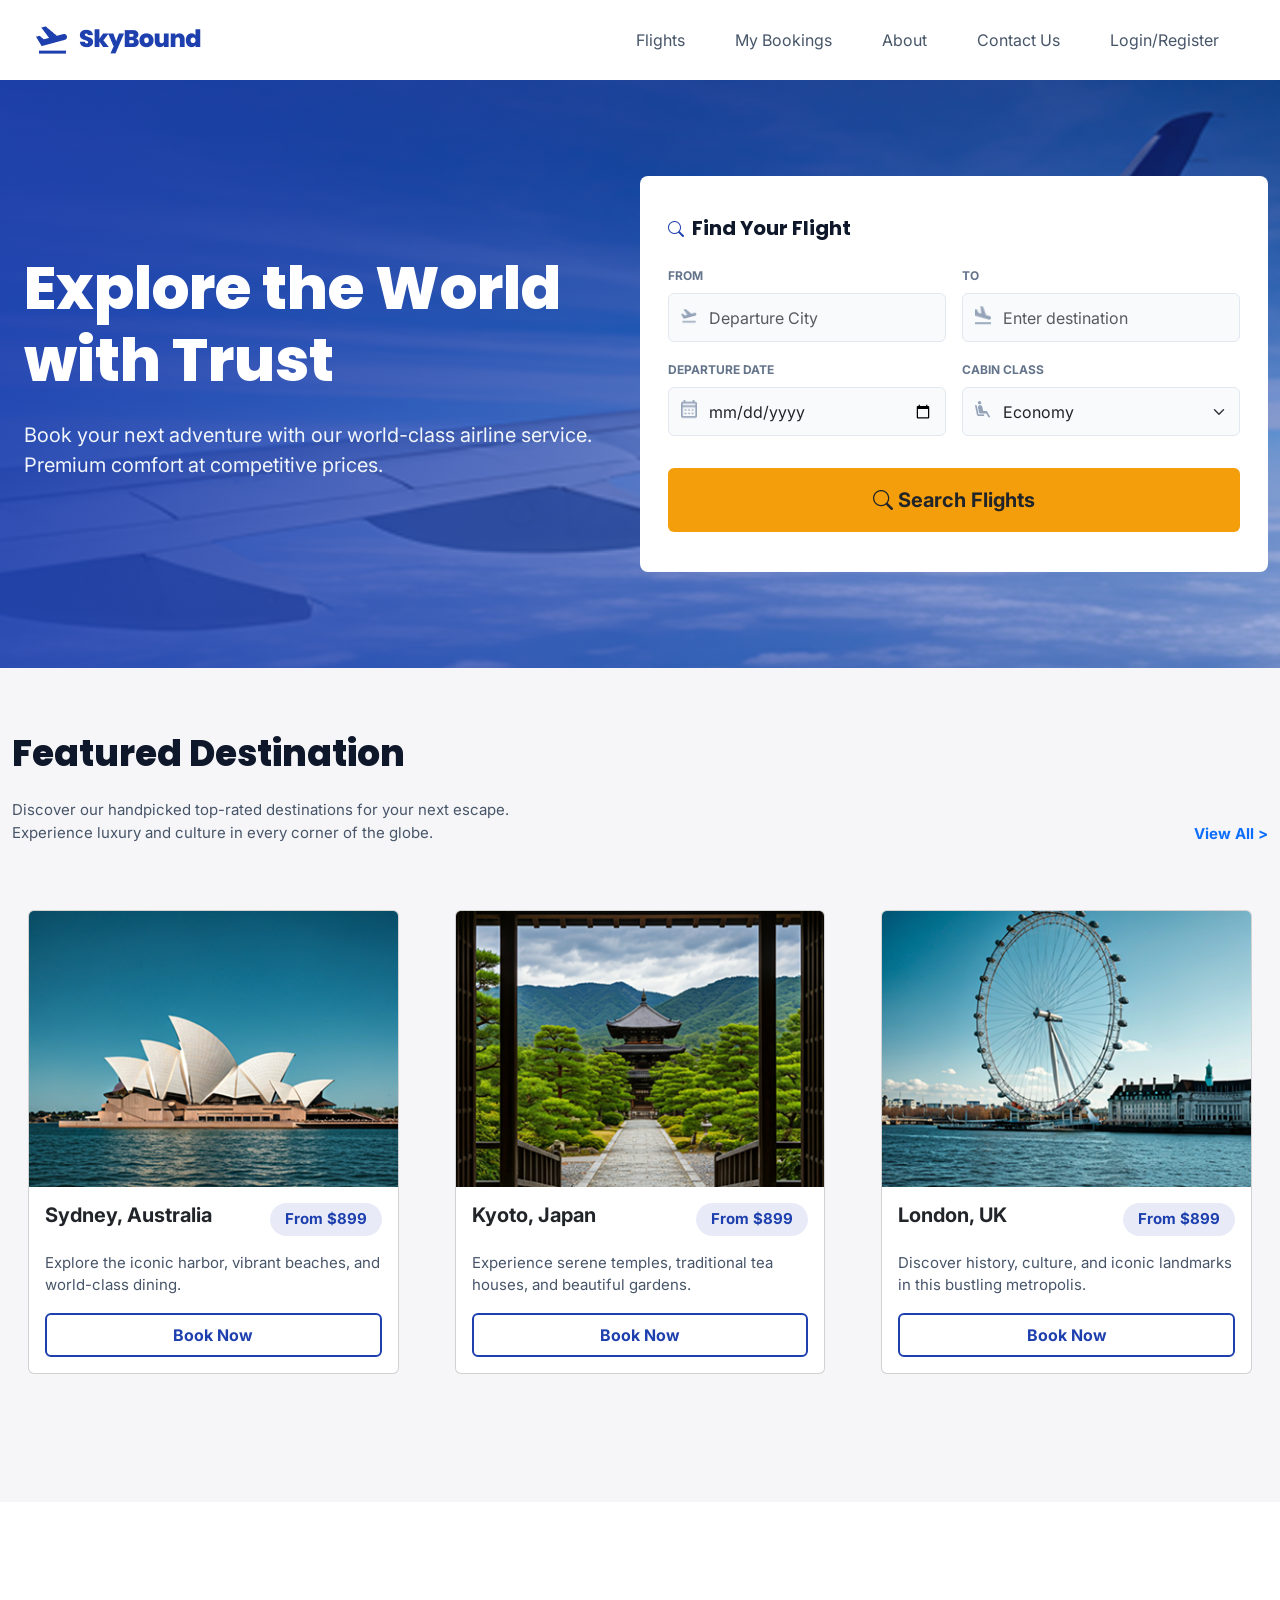
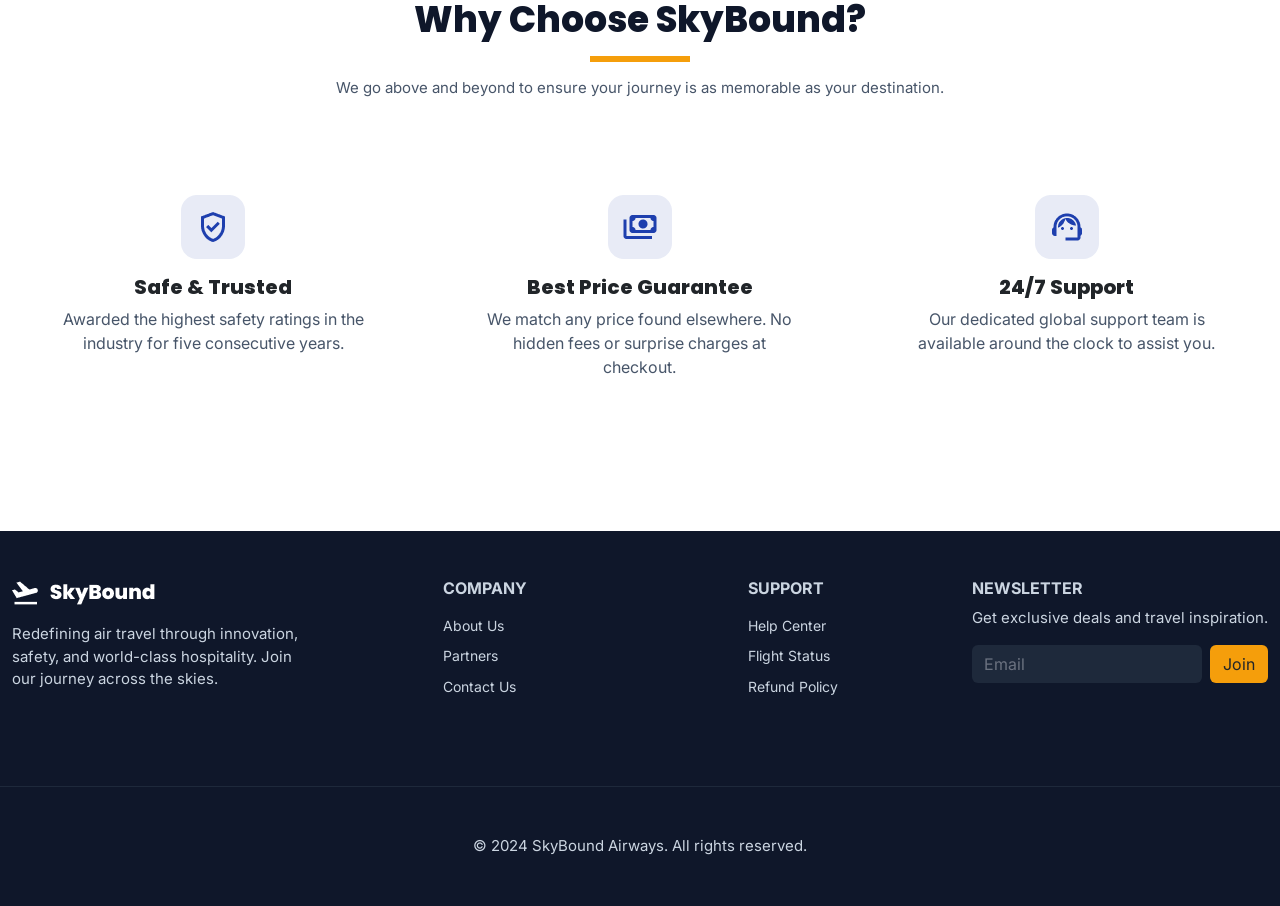
<file: index.html>
<!DOCTYPE html>
<html>
<head>
	<meta charset="utf-8">
	<meta name="viewport" content="width=device-width, initial-scale=1">
	<title>SkyBound | Cheap Flights & Seamless Airline Booking</title>

	<!-- Google fonts for Poppins and Inter -->
	<link rel="preconnect" href="https://fonts.googleapis.com">
	<link rel="preconnect" href="https://fonts.gstatic.com" crossorigin>
	<link href="https://fonts.googleapis.com/css2?family=Inter:ital,opsz,wght@0,14..32,100..900;1,14..32,100..900&family=Poppins:ital,wght@0,100;0,200;0,300;0,400;0,500;0,600;0,700;0,800;0,900;1,100;1,200;1,300;1,400;1,500;1,600;1,700;1,800;1,900&display=swap" rel="stylesheet">

	<!-- boootsrap css -->
	<link href="https://cdn.jsdelivr.net/npm/bootstrap@5.3.8/dist/css/bootstrap.min.css" rel="stylesheet">
	<link href="https://cdn.jsdelivr.net/npm/bootstrap-icons@1.11.3/font/bootstrap-icons.css" rel="stylesheet">

	<link rel="stylesheet" type="text/css" href="./css/index.css">
</head>
<body>

	<header class="container-fluid">
		<div class="container-xxl py-3">
			<nav class="navbar navbar-expand-lg navbar-light">
			  <div class="container-fluid">
			    <a href="index.html"><img src="./images/logo.png" alt="Logo" /></a>
			    <button class="navbar-toggler" type="button" data-bs-toggle="collapse" data-bs-target="#navbarNav" aria-controls="navbarNav" aria-expanded="false" aria-label="Toggle navigation">
			      <span class="navbar-toggler-icon"></span>
			    </button>
			    <div class="collapse navbar-collapse" id="navbarNav">
			    	<div class="navbar-nav ms-auto grid-4">
			    		<a class="nav-link" href="#">Flights</a>
			    		<a class="nav-link" href="#">My Bookings</a>
			    		<a class="nav-link" href="#">About</a>
			    		<a class="nav-link" href="#">Contact Us</a>
			    		<a class="nav-link" href="login.html">Login/Register</a>
			    	</div>
			    </div>
			  </div>
			</nav>
		</div>
	</header>

	<section class="container-fluid banner-area">
		<div class="container-xxl py-5">
			<div class="row justify-content-center align-items-center py-5">
				<div class="col-lg-6 col-md-12 col-sm-12 py-5 banner-tagline">
					<h1 class="text-white mb-4">Explore the World with Trust</h1>

					<p>Book your next adventure with our world-class airline service. Premium comfort at competitive prices.</p>
				</div>

				<div class="col-lg-6 col-md-12 col-sm-12 banner-search-form bg-white py-4 rounded-3">
					<div class="p-3">
						<h2 class="fw-bold mb-4"><i class="bi bi-search fs-6 pe-1"></i> Find Your Flight</h2>
						 <form class="banner-form" action="./seatselection.html">
						    <div class="row g-3 mb-3">
						      <!-- From -->
						      <div class="col-md-6">
						        <label class="form-label text-uppercase fw-bold">From</label>
						        <input type="text" class="form-control with-icon icon-1" placeholder="Departure City">
						      </div>

						      <!-- To -->
						      <div class="col-md-6">
						        <label class="form-label text-uppercase fw-bold">To</label>
						        <input type="text" class="form-control with-icon icon-2" placeholder="Enter destination">
						      </div>

						      <!-- Departure Date -->
						      <div class="col-md-6">
						        <label class="form-label text-uppercase fw-bold">Departure Date</label>
						        <input type="date" class="form-control with-icon icon-3">
						      </div>

						      <!-- Cabin Class -->
						      <div class="col-md-6">
						        <label class="form-label text-uppercase fw-bold">Cabin Class</label>
						        <select class="form-select with-icon icon-4">
						          <option selected>Economy</option>
						          <option>Business</option>
						          <option>First Class</option>
						        </select>
						      </div>
						    </div>

						    <button type="submit" class="btn banner-search-btn w-100 mt-3 py-3 fs-5 fw-bold"><i class="bi bi-search"></i> Search Flights</button>
						  </form>
					</div>
				</div>

			</div>
		</div>
	</section>


	<section class="featured-destination-sec py-5">
		<div class="container-xxl py-3">
			<h2 class="mb-4">Featured Destination</h2>

			<div class="d-flex justify-content-between flex-column flex-md-row">
				<div class="flex-box">
					<p class="m-0">Discover our handpicked top-rated destinations for your next escape.</p>
					<p class="m-0">Experience luxury and culture in every corner of the globe.</p>
				</div>
				<div class="flex-box mt-auto pt-4">
					<a href="javascript:;" class="fw-bold text-decoration-none">View All &gt; </a>
				</div>
			</div>

			<div class="row py-5">

				<div class="col-lg-4 col-sm-12">
					<div class="card m-3">
					  <img src="./images/sydney-img.png" class="card-img-top" alt="...">
					  <div class="card-body">
					  	<div class="d-flex justify-content-between mb-3">
					  		<div class="destination-title">
					    		<h3 class="card-title fw-bold fs-5">Sydney, Australia</h3>
					    	</div>
					    	<div class="destination-price rounded-pill">
					    		<p class="m-0 p-0 fw-bold">From $899</p>
					    	</div>
						</div>
					    <p class="card-text">Explore the iconic harbor, vibrant beaches, and world-class dining.</p>

					    <a href="#" class="btn featured-btn fw-bold py-2">Book Now</a>
					  </div>
					</div>
				</div>

				<div class="col-lg-4 col-sm-12">
					<div class="card m-3">
					  <img src="./images/tokyo-img.png" class="card-img-top" alt="...">
					  <div class="card-body">
					  	<div class="d-flex justify-content-between mb-3">
					  		<div class="destination-title">
					    		<h3 class="card-title fw-bold fs-5">Kyoto, Japan</h3>
					    	</div>
					    	<div class="destination-price rounded-pill">
					    		<p class="m-0 p-0 fw-bold">From $899</p>
					    	</div>
						</div>
					    <p class="card-text">Experience serene temples, traditional tea houses, and beautiful gardens.</p>

					    <a href="#" class="btn featured-btn fw-bold py-2">Book Now</a>
					  </div>
					</div>
				</div>

				<div class="col-lg-4 col-sm-12">
					<div class="card m-3">
					  <img src="./images/london-img.png" class="card-img-top" alt="...">
					  <div class="card-body">
					  	<div class="d-flex justify-content-between mb-3">
					  		<div class="destination-title">
					    		<h3 class="card-title fw-bold fs-5">London, UK</h3>
					    	</div>
					    	<div class="destination-price rounded-pill">
					    		<p class="m-0 p-0 fw-bold">From $899</p>
					    	</div>
						</div>
					    <p class="card-text">Discover history, culture, and iconic landmarks in this bustling metropolis.</p>
					    
					    <a href="#" class="btn featured-btn fw-bold py-2">Book Now</a>
					  </div>
					</div>
				</div>

			</div>
		</div>
	</section>



	<section class="why-choose-sec py-5">
		<div class="container-xxl pt-5 text-center">
			<h2>Why Choose SkyBound?</h2>
			<div class="div-divider"></div>
			<p class="m-0">We go above and beyond to ensure your journey is as memorable as your destination.</p>

			<div class="row py-5 mt-4">
				<div class="col-lg-4 col-sm-12">
					<div class="card border-0 text-center p-2 m-3">
					  <img src="./images/why-choose-icon1.png" class="card-img-icon" alt="...">
					  <div class="card-body mb-3">
					    <h3 class="card-title">Safe &amp; Trusted</h3>
					    <p class="card-text m-0 p-0">Awarded the highest safety ratings in the industry for five consecutive years.</p>
					  </div>
					</div>
				</div>

				<div class="col-lg-4 col-sm-12">
					<div class="card border-0 text-center p-2 m-3">
					  <img src="./images/why-choose-icon2.png" class="card-img-icon" alt="...">
					  <div class="card-body mb-3">
					    <h3 class="card-title">Best Price Guarantee</h3>
					    <p class="card-text m-0 p-0">We match any price found elsewhere. No hidden fees or surprise charges at checkout.</p>
					  </div>
					</div>
				</div>

				<div class="col-lg-4 col-sm-12">
					<div class="card border-0 text-center p-2 m-3">
					  <img src="./images/why-choose-icon3.png" class="card-img-icon" alt="...">
					  <div class="card-body mb-3">
					    <h3 class="card-title">24/7 Support</h3>
					    <p class="card-text m-0 p-0">Our dedicated global support team is available around the clock to assist you.</p>
					  </div>
					</div>
				</div>

			</div>
		</div>
	</section>


	<footer class="py-5">
		<div class="container-xxl ">
			<div class="row pb-5 footer-top">
				<div class="col-lg-3 mb-4">
					<div class="footer-logo">
						<a href="javascript:;"><img src="./images/footer-logo.png" alt="Footer Logo" class="mb-3" /></a>

						<p class="m-0">Redefining air travel through innovation, safety, and world-class hospitality. Join our journey across the skies.</p>
					</div>
				</div>
				<div class="col-lg-6">
					<div class="d-flex justify-content-around flex-column flex-md-row">
						<div class="footer-nav-left mb-4">
							<h4 class="text-uppercase fw-bold fs-6">Company</h4>

							<ul class="list-unstyled">
								<li class="pt-2"><a href="javascript:;" class="text-decoration-none">About Us</a></li>
								<li class="pt-2"><a href="javascript:;" class="text-decoration-none">Partners</a></li>
								<li class="pt-2"><a href="javascript:;" class="text-decoration-none">Contact Us</a></li>
							</ul>
						</div>

						<div class="footer-nav-right mb-4">
							<h4 class="text-uppercase fw-bold fs-6">Support</h4>

							<ul class="list-unstyled">
								<li class="pt-2"><a href="javascript:;" class="text-decoration-none">Help Center</a></li>
								<li class="pt-2"><a href="javascript:;" class="text-decoration-none">Flight Status</a></li>
								<li class="pt-2"><a href="javascript:;" class="text-decoration-none">Refund Policy</a></li>
							</ul>
						</div>

					</div>
				</div>
				<div class="col-lg-3">
					<div class="newsletter">
						<h4 class="text-uppercase fw-bold fs-6">Newsletter</h4>

						<p class="m-0">Get exclusive deals and travel inspiration.</p>

						<form class="d-flex mt-3">
				        <input type="email" class="form-control border-0 me-2" placeholder="Email" />
				      
				        <button type="submit" class="btn newsletter-btn">
				          Join
				        </button>
				      </form>
					</div>
				</div>
			</div>


			<div class="row footer-bottom">
				<div class="pt-5 text-center">
					<p class="m-0">&copy; 2024 SkyBound Airways. All rights reserved.</p>
				</div>
			</div>
		</div>
	</footer>


	<button onclick="scrollToTop()" id="back-to-top-btn" title="Go to top" class="btn rounded-circle shadow">
   		<i class="bi bi-arrow-up"></i>
	</button>


	<!-- bootstrap js -->
	<script src="https://cdn.jsdelivr.net/npm/bootstrap@5.3.8/dist/js/bootstrap.bundle.min.js"></script>

	<!-- index js -->
	<script src="./js/index.js"></script>
</body>
</html>
</file>
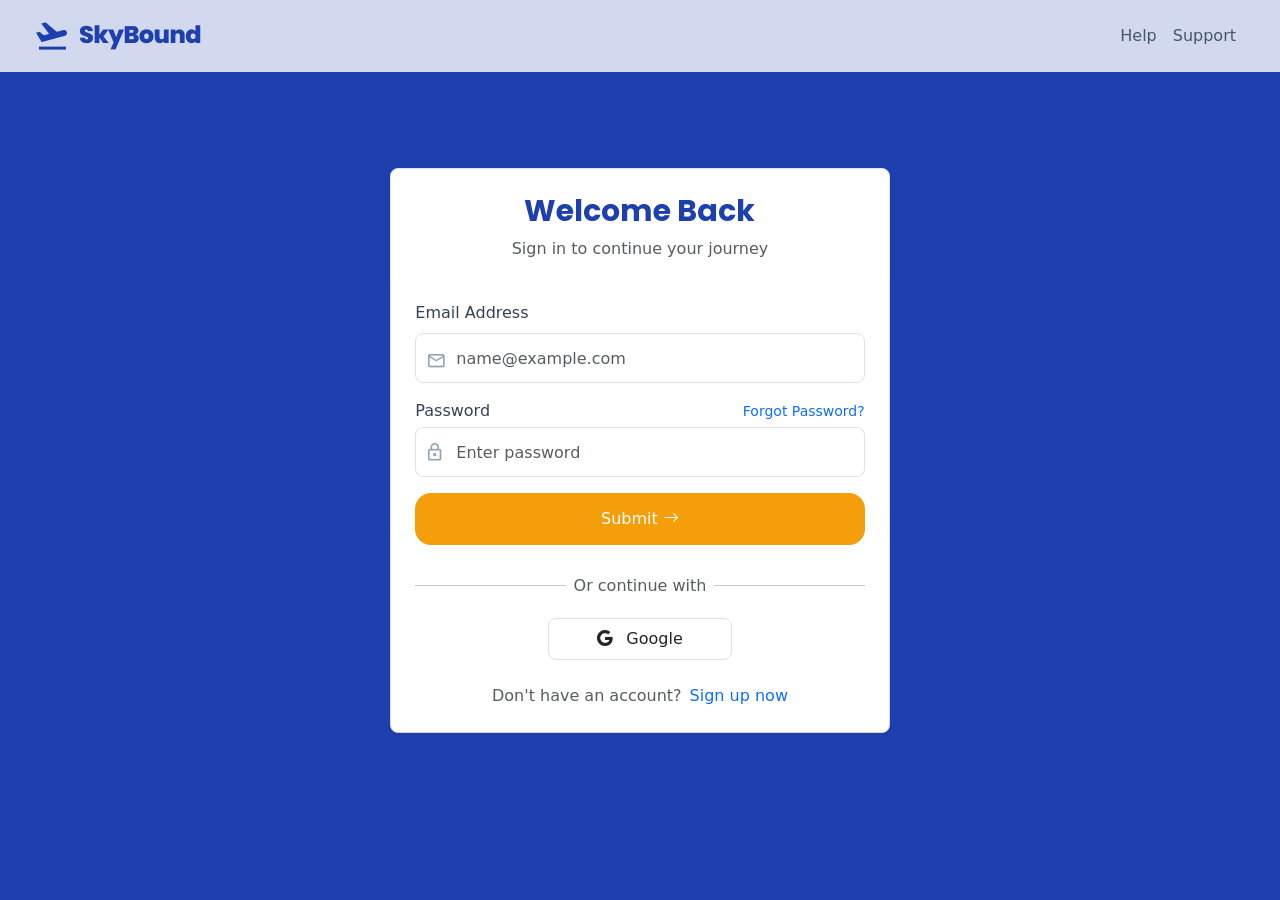
<file: login.html>
<!DOCTYPE html>
<html>
<head>
	<meta charset="utf-8">
	<meta name="viewport" content="width=device-width, initial-scale=1">
	<title>SkyBound | Login</title>

	<!-- Google fonts for Poppins and Inter -->
	<link rel="preconnect" href="https://fonts.googleapis.com">
	<link rel="preconnect" href="https://fonts.gstatic.com" crossorigin>
	<link href="https://fonts.googleapis.com/css2?family=Inter:ital,opsz,wght@0,14..32,100..900;1,14..32,100..900&family=Poppins:ital,wght@0,100;0,200;0,300;0,400;0,500;0,600;0,700;0,800;0,900;1,100;1,200;1,300;1,400;1,500;1,600;1,700;1,800;1,900&display=swap" rel="stylesheet">

	<!-- boootsrap css -->
	<link href="https://cdn.jsdelivr.net/npm/bootstrap@5.3.8/dist/css/bootstrap.min.css" rel="stylesheet">
	<link href="https://cdn.jsdelivr.net/npm/bootstrap-icons@1.11.3/font/bootstrap-icons.css" rel="stylesheet">

	<link rel="stylesheet" type="text/css" href="./css/auth.css">
</head>
<body>

	<header class="container-fluid">
		<div class="container-xxl py-2">
			<nav class="navbar navbar-expand-lg navbar-light">
			  <div class="container-fluid">
			    <a href="index.html"><img src="./images/logo.png" alt="Logo" /></a>
			    <button class="navbar-toggler" type="button" data-bs-toggle="collapse" data-bs-target="#navbarNav" aria-controls="navbarNav" aria-expanded="false" aria-label="Toggle navigation">
			      <span class="navbar-toggler-icon"></span>
			    </button>
			    <div class="collapse navbar-collapse" id="navbarNav">
			    	<div class="navbar-nav ms-auto grid-4">
			    		<a class="nav-link" href="#">Help</a>
			    		<a class="nav-link" href="#">Support</a>
			    	</div>
			    </div>
			  </div>
			</nav>
		</div>
	</header>


	<main class="container-fluid main-content">
		
		<section class="container-xxl py-5 my-5">
			<div class="row">
				<div class="col-lg-5 col-md-6 col-sm-12 mx-auto">
					<div class="login-form-area bg-white rounded-3 border text-center">
						<h1 class="fw-bold pt-4">Welcome Back</h1>
						<p class="text-muted">Sign in to continue your journey</p>

						<form class="shadow-sm p-4" action="#" method="post" onsubmit="return route(event)">

						    <!-- Email -->
						    <div class="mb-3">
						      <label for="email" class="form-label float-start">Email Address</label>

						      <input 
						        type="email" 
						        class="form-control rounded-3 login-email" 
						        id="email" 
						        name="email"
						        placeholder="name@example.com"
						        required>
						    </div>

						    <!-- Password + Forgot Password -->
						    <div class="mb-3">

						      <div class="d-flex justify-content-between align-items-center mb-1">
						        <label for="password" class="form-label mb-0">Password</label>
						        <a href="#" class="small text-decoration-none">Forgot Password?</a>
						      </div>

						      <input 
						        type="password" 
						        class="form-control rounded-3 login-password" 
						        id="password" 
						        name="password"
						        placeholder="Enter password"
						        required>

						    </div>

						    <!-- Sign in Button -->
						    <button type="submit" class="btn btn-primary w-100 login-submit rounded-4">
						      Submit <i class="bi bi-arrow-right"></i>
						    </button>


						    <div class="d-flex align-items-center my-3 pt-2">
							  <hr class="flex-grow-1">
							  <span class="px-2 text-muted small fw-medium fs-6">Or continue with</span>
							  <hr class="flex-grow-1">
							</div>

							<div class="row justify-content-center">
								<div class="col-lg-12">
									<button class="btn login-google-btn border rounded-3 px-5 py-2 fw-medium fs-6"><i class="bi bi-google pe-2"></i> Google</button>
								</div>
							</div>

							<div class="pt-4 d-flex justify-content-center gap-2">
								<p class="m-0 text-muted">Don't have an account?</p>

								<a class="text-decoration-none fw-medium" href="register.html">Sign up now</a>
							</div>

						  </form>
					</div>
				</div>
			</div>
		</section>
	</main>
	


	


	<button onclick="scrollToTop()" id="back-to-top-btn" title="Go to top" class="btn rounded-circle shadow">
   		<i class="bi bi-arrow-up"></i>
	</button>


	<!-- bootstrap js -->
	<script src="https://cdn.jsdelivr.net/npm/bootstrap@5.3.8/dist/js/bootstrap.bundle.min.js"></script>

	<!-- index js -->
	<script src="./js/index.js"></script>

	<script>
  function route(event) {
    event.preventDefault(); // stop form from submitting

    // redirect to your page
    window.location.href = "admin/dashboard.html"; 
    // change this to your target page
  }
</script>
</body>
</html>
</file>
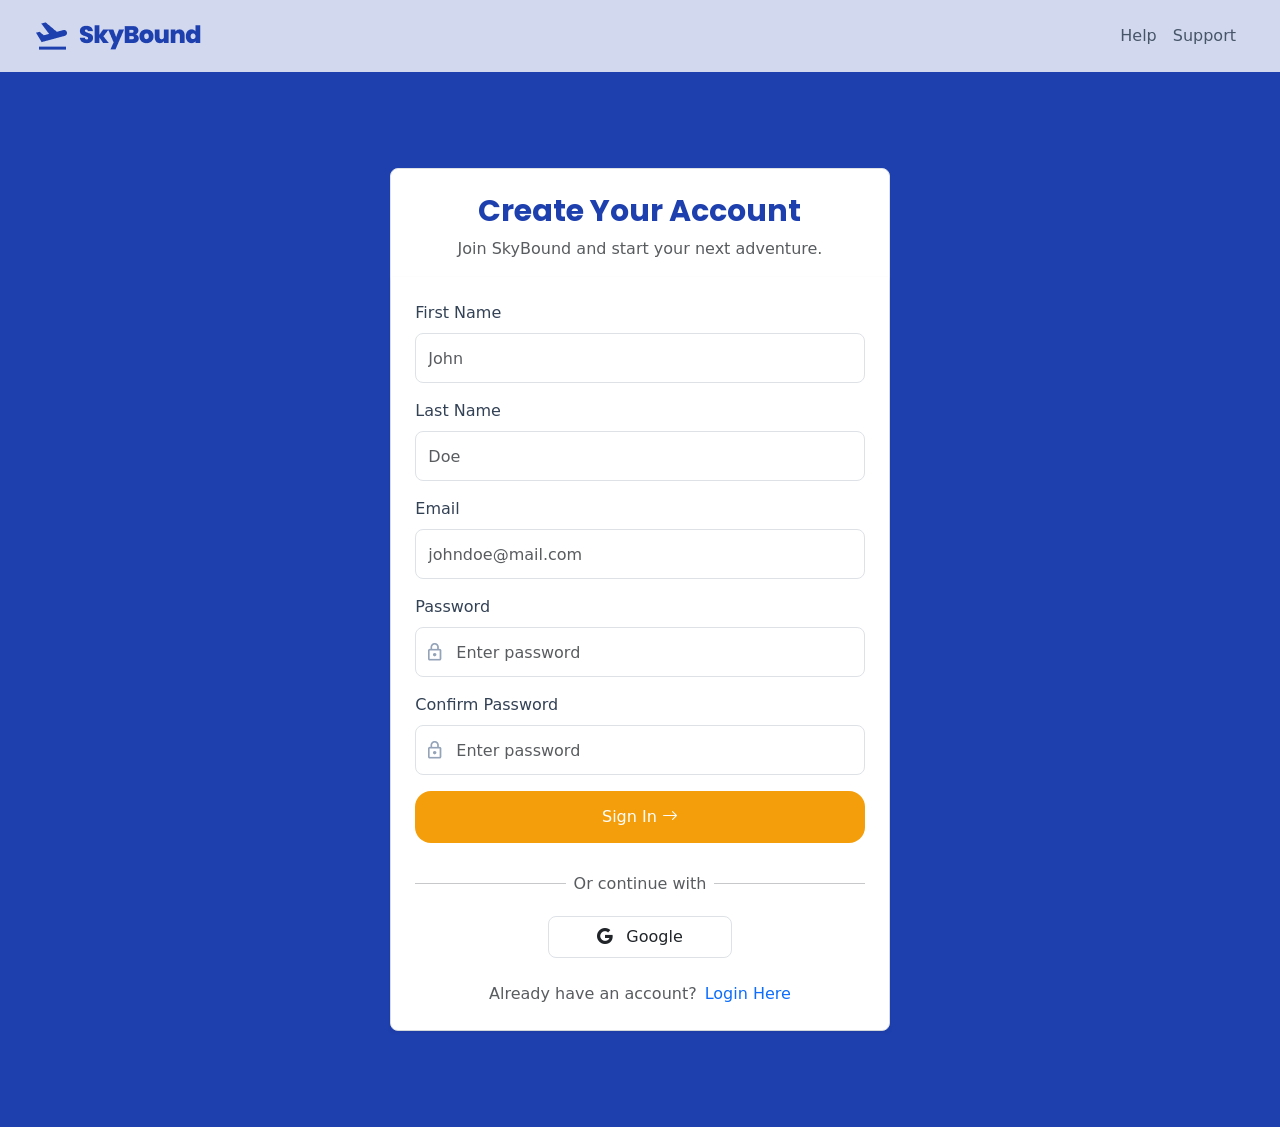
<file: register.html>
<!DOCTYPE html>
<html>
<head>
	<meta charset="utf-8">
	<meta name="viewport" content="width=device-width, initial-scale=1">
	<title>SkyBound | Register</title>

	<!-- Google fonts for Poppins and Inter -->
	<link rel="preconnect" href="https://fonts.googleapis.com">
	<link rel="preconnect" href="https://fonts.gstatic.com" crossorigin>
	<link href="https://fonts.googleapis.com/css2?family=Inter:ital,opsz,wght@0,14..32,100..900;1,14..32,100..900&family=Poppins:ital,wght@0,100;0,200;0,300;0,400;0,500;0,600;0,700;0,800;0,900;1,100;1,200;1,300;1,400;1,500;1,600;1,700;1,800;1,900&display=swap" rel="stylesheet">

	<!-- boootsrap css -->
	<link href="https://cdn.jsdelivr.net/npm/bootstrap@5.3.8/dist/css/bootstrap.min.css" rel="stylesheet">
	<link href="https://cdn.jsdelivr.net/npm/bootstrap-icons@1.11.3/font/bootstrap-icons.css" rel="stylesheet">

	<link rel="stylesheet" type="text/css" href="./css/auth.css">
</head>
<body>

	<header class="container-fluid">
		<div class="container-xxl py-2">
			<nav class="navbar navbar-expand-lg navbar-light">
			  <div class="container-fluid">
			    <a href="index.html"><img src="./images/logo.png" alt="Logo" /></a>
			    <button class="navbar-toggler" type="button" data-bs-toggle="collapse" data-bs-target="#navbarNav" aria-controls="navbarNav" aria-expanded="false" aria-label="Toggle navigation">
			      <span class="navbar-toggler-icon"></span>
			    </button>
			    <div class="collapse navbar-collapse" id="navbarNav">
			    	<div class="navbar-nav ms-auto grid-4">
			    		<a class="nav-link" href="#">Help</a>
			    		<a class="nav-link" href="#">Support</a>
			    	</div>
			    </div>
			  </div>
			</nav>
		</div>
	</header>


	<main class="container-fluid main-content">
		
		<section class="container-xxl py-5 my-5">
			<div class="row">
				<div class="col-lg-5 col-md-6 col-sm-12 mx-auto">
					<div class="login-form-area bg-white rounded-3 border text-center">
						<h1 class="fw-bold pt-4">Create Your Account</h1>
						<p class="text-muted">Join SkyBound and start your next adventure.</p>

						<form class="shadow-sm p-4" action="#" method="post" onsubmit="return goToLogin(event)">

						   
						    <div class="mb-3">
						      <label for="firstName" class="form-label float-start">First Name</label>

						      <input 
						        type="text" 
						        class="form-control rounded-3" 
						        id="firstName" 
						        name="firstName"
						        placeholder="John"
						        required>
						    </div>

						    <div class="mb-3">
						      <label for="lastName" class="form-label float-start">Last Name</label>

						      <input 
						        type="text" 
						        class="form-control rounded-3" 
						        id="lastName" 
						        name="lastName"
						        placeholder="Doe"
						        required>
						    </div>

						    <div class="mb-3">
						      <label for="email" class="form-label float-start">Email</label>

						      <input 
						        type="email" 
						        class="form-control rounded-3" 
						        id="email" 
						        name="email"
						        placeholder="johndoe@mail.com"
						        required>
						    </div>

						    <div class="mb-3">

						      <label for="password" class="form-label float-start">Password</label>

						      <input 
						        type="password" 
						        class="form-control rounded-3 login-password" 
						        id="password" 
						        name="password"
						        placeholder="Enter password"
						        required>

						    </div>

						    <div class="mb-3">

						      <label for="confirmPassword" class="form-label float-start">Confirm Password</label>

						      <input 
						        type="password" 
						        class="form-control rounded-3 login-password" 
						        id="confirmPassword" 
						        name="confirmPassword"
						        placeholder="Enter password"
						        required>

						    </div>

						    <!-- Sign in Button -->
						    <button type="submit" class="btn btn-primary w-100 login-submit rounded-4">
						      Sign In <i class="bi bi-arrow-right"></i>
						    </button>


						    <div class="d-flex align-items-center my-3 pt-2">
							  <hr class="flex-grow-1">
							  <span class="px-2 text-muted small fw-medium fs-6">Or continue with</span>
							  <hr class="flex-grow-1">
							</div>

							<div class="row justify-content-center">
								<div class="col-lg-12">
									<button class="btn login-google-btn border rounded-3 px-5 py-2 fw-medium fs-6"><i class="bi bi-google pe-2"></i> Google</button>
								</div>
							</div>

							<div class="pt-4 d-flex justify-content-center gap-2">
								<p class="m-0 text-muted">Already have an account?</p>

								<a class="text-decoration-none fw-medium" href="login.html">Login Here</a>
							</div>

						  </form>
					</div>
				</div>
			</div>
		</section>
	</main>
	


	


	<button onclick="scrollToTop()" id="back-to-top-btn" title="Go to top" class="btn rounded-circle shadow">
   		<i class="bi bi-arrow-up"></i>
	</button>


	<!-- bootstrap js -->
	<script src="https://cdn.jsdelivr.net/npm/bootstrap@5.3.8/dist/js/bootstrap.bundle.min.js"></script>

	<!-- index js -->
	<script src="./js/index.js"></script>

	<script>
  function goToLogin(event) {
    event.preventDefault(); // stop form from submitting

    // redirect to your page
    window.location.href = "login.html"; 
    // change this to your target page
  }
</script>

</body>
</html>
</file>
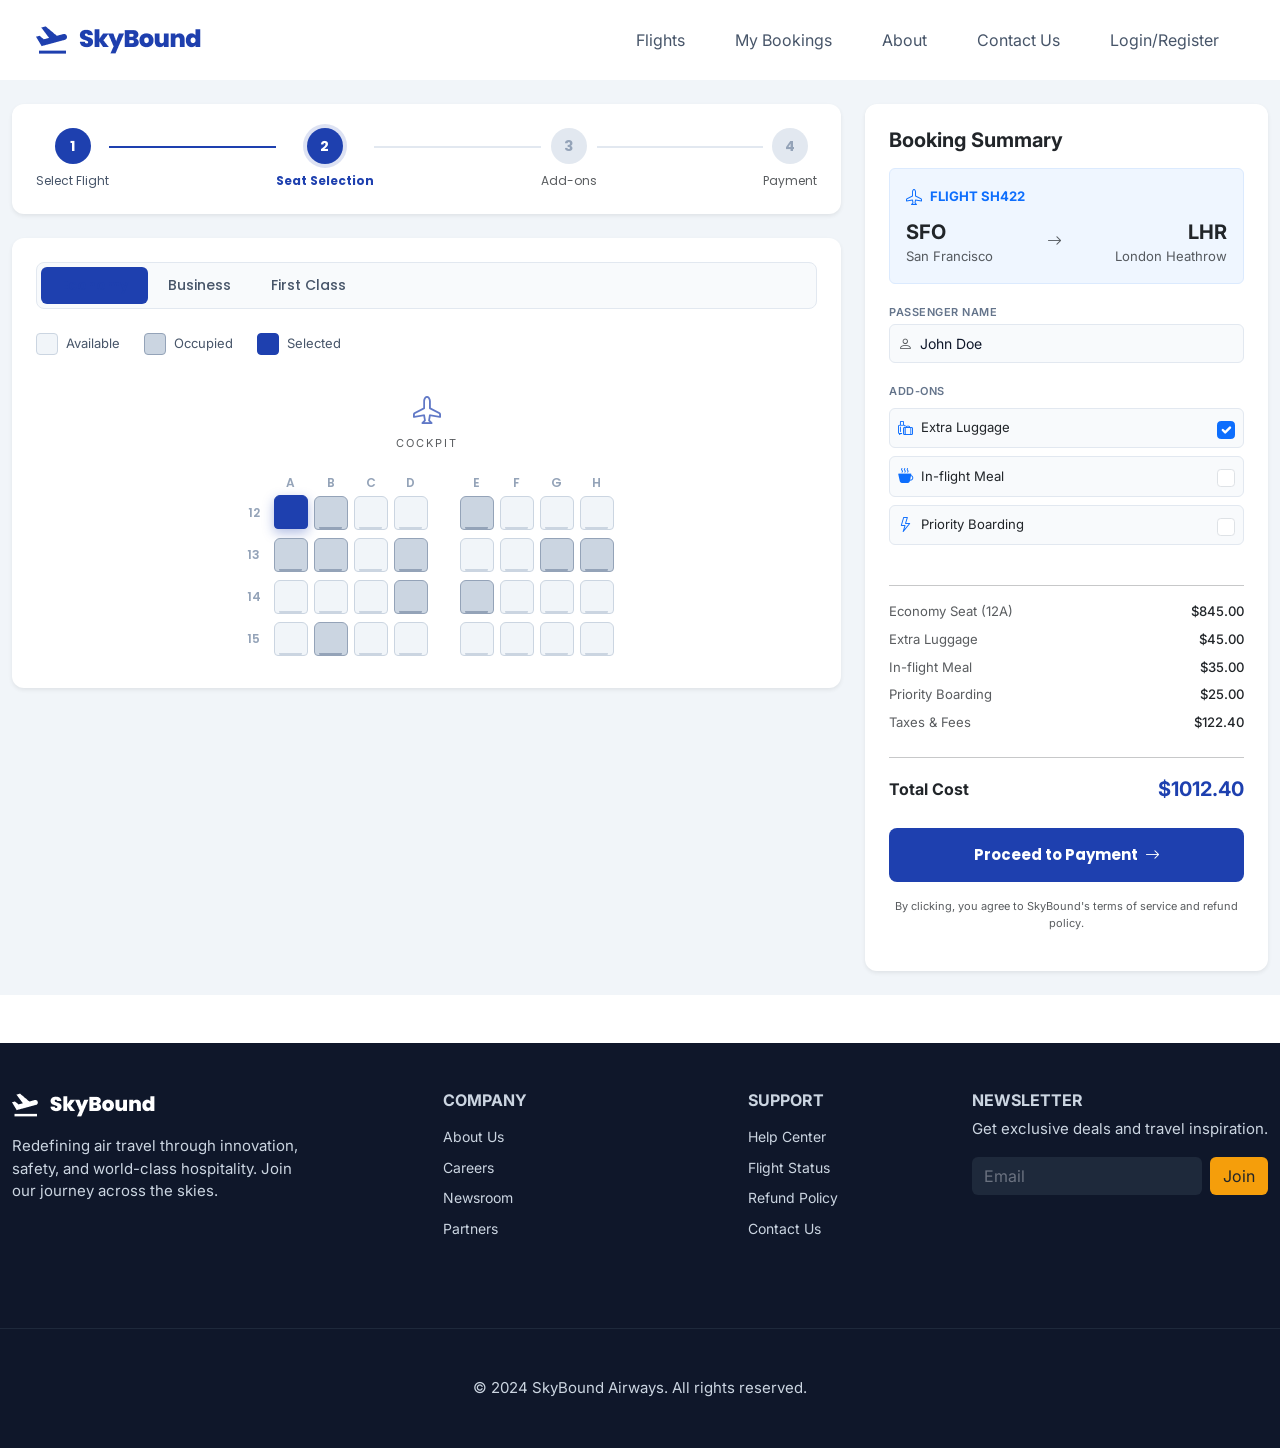
<file: seatselection.html>
<!DOCTYPE html>
<html>
<head>
	<meta charset="utf-8">
	<meta name="viewport" content="width=device-width, initial-scale=1">
	<title>SkyBound | Book Flight - Seat Selection</title>

	<!-- Google fonts for Poppins and Inter -->
	<link rel="preconnect" href="https://fonts.googleapis.com">
	<link rel="preconnect" href="https://fonts.gstatic.com" crossorigin>
	<link href="https://fonts.googleapis.com/css2?family=Inter:ital,opsz,wght@0,14..32,100..900;1,14..32,100..900&family=Poppins:ital,wght@0,100;0,200;0,300;0,400;0,500;0,600;0,700;0,800;0,900;1,100;1,200;1,300;1,400;1,500;1,600;1,700;1,800;1,900&display=swap" rel="stylesheet">

	<!-- Bootstrap CSS -->
	<link href="https://cdn.jsdelivr.net/npm/bootstrap@5.3.8/dist/css/bootstrap.min.css" rel="stylesheet">
	<link href="https://cdn.jsdelivr.net/npm/bootstrap-icons@1.11.3/font/bootstrap-icons.css" rel="stylesheet">

	<link rel="stylesheet" type="text/css" href="./css/index.css">
	<link rel="stylesheet" type="text/css" href="./css/seatselection.css">
</head>
<body>

	
	<header class="container-fluid">
		<div class="container-xxl py-3">
			<nav class="navbar navbar-expand-lg navbar-light">
				<div class="container-fluid">
					<a href="./index.html">
						<img src="./images/logo.png" alt="Logo" />
					</a>
					<button class="navbar-toggler" type="button" data-bs-toggle="collapse" data-bs-target="#navbarNav" aria-controls="navbarNav" aria-expanded="false" aria-label="Toggle navigation">
						<span class="navbar-toggler-icon"></span>
					</button>
					<div class="collapse navbar-collapse" id="navbarNav">
						<div class="navbar-nav ms-auto grid-4">
							<a class="nav-link" href="#">Flights</a>
							<a class="nav-link" href="#">My Bookings</a>
							<a class="nav-link" href="#">About</a>
							<a class="nav-link" href="#">Contact Us</a>
							<a class="nav-link" href="#">Login/Register</a>
						</div>
					</div>
				</div>
			</nav>
		</div>
	</header>

	<!-- MAIN BOOKING CONTENT -->
	<main class="booking-main py-4">
		<div class="container-xxl">
			<div class="row g-4">

				<!-- LEFT: Stepper + Seat Map -->
				<div class="col-lg-8">

					<!-- Step Progress Bar -->
					<div class="stepper-card card border-0 shadow-sm p-4 mb-4">
						<div class="stepper d-flex align-items-center justify-content-between">

							<div class="step completed">
								<div class="step-circle">
									<span>1</span>
								</div>
								<div class="step-label">Select Flight</div>
							</div>
							<div class="step-line completed-line"></div>

							<div class="step active">
								<div class="step-circle">
									<span>2</span>
								</div>
								<div class="step-label fw-bold">Seat Selection</div>
							</div>
							<div class="step-line"></div>

							<div class="step">
								<div class="step-circle inactive">
									<span>3</span>
								</div>
								<div class="step-label text-muted">Add-ons</div>
							</div>
							<div class="step-line"></div>

							<div class="step">
								<div class="step-circle inactive">
									<span>4</span>
								</div>
								<div class="step-label text-muted">Payment</div>
							</div>

						</div>
					</div>

					<!-- Cabin Class Tabs + Seat Map -->
					<div class="seat-map-card card border-0 shadow-sm p-4">

						<!-- Cabin Tabs -->
						<ul class="nav nav-pills cabin-tabs mb-4" id="cabinTabs">
							<li class="nav-item">
								<button class="nav-link active" id="tab-economy" onclick="switchCabin('economy')">Economy</button>
							</li>
							<li class="nav-item">
								<button class="nav-link" id="tab-business" onclick="switchCabin('business')">Business</button>
							</li>
							<li class="nav-item">
								<button class="nav-link" id="tab-first" onclick="switchCabin('first')">First Class</button>
							</li>
						</ul>

						<!-- Legend -->
						<div class="seat-legend d-flex align-items-center gap-4 mb-4">
							<div class="legend-item d-flex align-items-center gap-2">
								<div class="legend-box available"></div>
								<span>Available</span>
							</div>
							<div class="legend-item d-flex align-items-center gap-2">
								<div class="legend-box occupied"></div>
								<span>Occupied</span>
							</div>
							<div class="legend-item d-flex align-items-center gap-2">
								<div class="legend-box selected"></div>
								<span>Selected</span>
							</div>
						</div>

						<!-- Seat Map Container -->
						<div class="seat-map-wrapper">
							<div class="seat-map" id="seatMap">
								<!-- Cockpit -->
								<div class="cockpit-area text-center mb-3">
									<div class="cockpit-icon">
										<i class="bi bi-airplane fs-3"></i>
									</div>
									<div class="cockpit-label text-muted small text-uppercase letter-spacing-1">Cockpit</div>
								</div>

								<!-- Column Letters Header -->
								<div class="seat-columns-header d-flex justify-content-center mb-1" id="columnHeader">
									<!-- Dynamically rendered -->
								</div>

								<!-- Seat Rows -->
								<div id="seatRows">
									<!-- Dynamically rendered -->
								</div>
							</div>
						</div>

					</div>
				</div>

				<!-- RIGHT: Booking Summary -->
				<div class="col-lg-4">
					<div class="summary-card card border-0 shadow-sm p-4 sticky-top" style="top: 20px;">
						<h5 class="fw-bold mb-3">Booking Summary</h5>

						<!-- Flight Info -->
						<div class="flight-info-box p-3 rounded mb-3">
							<div class="d-flex align-items-center gap-2 mb-2">
								<i class="bi bi-airplane text-primary fs-6"></i>
								<span class="fw-bold text-uppercase text-primary small letter-spacing-1">FLIGHT SH422</span>
							</div>
							<div class="d-flex align-items-center justify-content-between">
								<div>
									<div class="fw-bold fs-5">SFO</div>
									<div class="text-muted small">San Francisco</div>
								</div>
								<div class="text-center px-2">
									<i class="bi bi-arrow-right text-muted"></i>
								</div>
								<div class="text-end">
									<div class="fw-bold fs-5">LHR</div>
									<div class="text-muted small">London Heathrow</div>
								</div>
							</div>
						</div>

						<!-- Passenger Name -->
						<div class="mb-3">
							<label class="summary-label text-uppercase fw-semibold small mb-1">Passenger Name</label>
							<div class="d-flex align-items-center gap-2 passenger-box p-2 rounded">
								<i class="bi bi-person text-muted"></i>
								<span>John Doe</span>
							</div>
						</div>

						<!-- Add-ons -->
						<div class="mb-3">
							<label class="summary-label text-uppercase fw-semibold small mb-2">Add-ons</label>

							<div class="addon-item d-flex align-items-center justify-content-between p-2 rounded mb-2" id="addon-luggage">
								<div class="d-flex align-items-center gap-2">
									<i class="bi bi-luggage text-primary"></i>
									<span class="small">Extra Luggage</span>
								</div>
								<input class="form-check-input addon-checkbox" type="checkbox" id="check-luggage" checked onchange="updateAddons()">
							</div>

							<div class="addon-item d-flex align-items-center justify-content-between p-2 rounded mb-2" id="addon-meal">
								<div class="d-flex align-items-center gap-2">
									<i class="bi bi-cup-hot-fill text-primary"></i>
									<span class="small">In-flight Meal</span>
								</div>
								<input class="form-check-input addon-checkbox" type="checkbox" id="check-meal" onchange="updateAddons()">
							</div>

							<div class="addon-item d-flex align-items-center justify-content-between p-2 rounded mb-2" id="addon-boarding">
								<div class="d-flex align-items-center gap-2">
									<i class="bi bi-lightning text-primary"></i>
									<span class="small">Priority Boarding</span>
								</div>
								<input class="form-check-input addon-checkbox" type="checkbox" id="check-boarding" onchange="updateAddons()">
							</div>
						</div>

						<hr class="my-3">

						<!-- Price Breakdown -->
						<div class="price-breakdown">
							<div class="d-flex justify-content-between mb-2">
								<span class="text-muted small" id="seat-label">Economy Seat (12A)</span>
								<span class="fw-medium small" id="seat-price">$845.00</span>
							</div>
							<div class="d-flex justify-content-between mb-2" id="luggage-row">
								<span class="text-muted small">Extra Luggage</span>
								<span class="fw-medium small">$45.00</span>
							</div>
							<div class="d-flex justify-content-between mb-2" id="meal-row" style="display:none!important">
								<span class="text-muted small">In-flight Meal</span>
								<span class="fw-medium small">$35.00</span>
							</div>
							<div class="d-flex justify-content-between mb-2" id="boarding-row" style="display:none!important">
								<span class="text-muted small">Priority Boarding</span>
								<span class="fw-medium small">$25.00</span>
							</div>
							<div class="d-flex justify-content-between mb-2">
								<span class="text-muted small">Taxes & Fees</span>
								<span class="fw-medium small">$122.40</span>
							</div>
						</div>

						<hr class="my-3">

						<div class="d-flex justify-content-between align-items-center mb-4">
							<span class="fw-bold fs-6">Total Cost</span>
							<span class="total-price fw-bold fs-5" id="total-cost">$1,012.40</span>
						</div>

						<!-- Proceed Button -->
						<button class="btn proceed-btn w-100 py-3 fw-bold" onclick="proceedToPayment()">
							Proceed to Payment <i class="bi bi-arrow-right ms-1"></i>
						</button>

						<p class="text-muted text-center mt-3" style="font-size:11px;">By clicking, you agree to SkyBound's terms of service and refund policy.</p>
					</div>
				</div>

			</div>
		</div>
	</main>


	
	<!-- Payment Modal -->
	<div class="modal fade" id="paymentModal" tabindex="-1" aria-hidden="true">
		<div class="modal-dialog modal-dialog-centered">
			<div class="modal-content border-0 shadow-lg">
				<div class="modal-header border-0 pb-0">
					<h5 class="modal-title fw-bold">Complete Payment</h5>
					<button type="button" class="btn-close" data-bs-dismiss="modal"></button>
				</div>
				<div class="modal-body px-4 pb-4">
					<div class="payment-flight-badge d-flex align-items-center gap-2 mb-4 p-3 rounded">
						<i class="bi bi-airplane text-primary"></i>
						<span class="fw-bold text-primary small">FLIGHT SH422 &nbsp;·&nbsp; SFO → LHR</span>
					</div>

					<div class="mb-3">
						<label class="form-label fw-semibold small">Card Number</label>
						<input type="text" class="form-control" placeholder="1234 5678 9012 3456" maxlength="19" id="cardNumber" oninput="formatCard(this)">
					</div>
					<div class="row g-3 mb-3">
						<div class="col-6">
							<label class="form-label fw-semibold small">Expiry Date</label>
							<input type="text" class="form-control" placeholder="MM / YY" maxlength="7" id="expiry" oninput="formatExpiry(this)">
						</div>
						<div class="col-6">
							<label class="form-label fw-semibold small">CVV</label>
							<input type="text" class="form-control" placeholder="•••" maxlength="3">
						</div>
					</div>
					<div class="mb-4">
						<label class="form-label fw-semibold small">Name on Card</label>
						<input type="text" class="form-control" placeholder="John Doe" value="John Doe">
					</div>

					<div class="d-flex justify-content-between align-items-center mb-4 p-3 rounded total-modal-box">
						<span class="fw-bold">Total Amount</span>
						<span class="fw-bold fs-5 text-primary" id="modal-total">$1,012.40</span>
					</div>

					<button class="btn proceed-btn w-100 py-3 fw-bold" onclick="confirmPayment()">
						<i class="bi bi-lock-fill me-2"></i> Confirm & Pay
					</button>
				</div>
			</div>
		</div>
	</div>

	<!-- Success Modal -->
	<div class="modal fade" id="successModal" tabindex="-1" aria-hidden="true">
		<div class="modal-dialog modal-dialog-centered modal-sm">
			<div class="modal-content border-0 shadow-lg text-center p-4">
				<div class="success-icon mb-3">
					<i class="bi bi-check-circle-fill text-success" style="font-size:3rem;"></i>
				</div>
				<h5 class="fw-bold mb-2">Booking Confirmed!</h5>
				<p class="text-muted small mb-3">Your flight SH422 from SFO to LHR has been successfully booked. A confirmation has been sent to your email.</p>
				<div class="booking-ref-box p-2 rounded mb-4">
					<div class="text-muted small">Booking Reference</div>
					<div class="fw-bold text-primary">SB-2024-84221</div>
				</div>
				<button class="btn proceed-btn w-100 fw-bold" data-bs-dismiss="modal" onclick="window.location.href='./index.html'">Back to Home</button>
			</div>
		</div>
	</div>

	<!-- FOOTER -->
	<footer class="py-5 mt-5">
		<div class="container-xxl ">
			<div class="row pb-5 footer-top">
				<div class="col-lg-3 mb-4">
					<div class="footer-logo">
						<a href="javascript:;"><img src="./images/footer-logo.png" alt="Footer Logo" class="mb-3" /></a>
						<p class="m-0">Redefining air travel through innovation, safety, and world-class hospitality. Join our journey across the skies.</p>
					</div>
				</div>
				<div class="col-lg-6">
					<div class="d-flex justify-content-around flex-column flex-md-row">
						<div class="footer-nav-left mb-4">
							<h4 class="text-uppercase fw-bold fs-6">Company</h4>
							<ul class="list-unstyled">
								<li class="pt-2"><a href="javascript:;" class="text-decoration-none">About Us</a></li>
								<li class="pt-2"><a href="javascript:;" class="text-decoration-none">Careers</a></li>
								<li class="pt-2"><a href="javascript:;" class="text-decoration-none">Newsroom</a></li>
								<li class="pt-2"><a href="javascript:;" class="text-decoration-none">Partners</a></li>
							</ul>
						</div>
						<div class="footer-nav-right mb-4">
							<h4 class="text-uppercase fw-bold fs-6">Support</h4>
							<ul class="list-unstyled">
								<li class="pt-2"><a href="javascript:;" class="text-decoration-none">Help Center</a></li>
								<li class="pt-2"><a href="javascript:;" class="text-decoration-none">Flight Status</a></li>
								<li class="pt-2"><a href="javascript:;" class="text-decoration-none">Refund Policy</a></li>
								<li class="pt-2"><a href="javascript:;" class="text-decoration-none">Contact Us</a></li>
							</ul>
						</div>
					</div>
				</div>
				<div class="col-lg-3">
					<div class="newsletter">
						<h4 class="text-uppercase fw-bold fs-6">Newsletter</h4>
						<p class="m-0">Get exclusive deals and travel inspiration.</p>
						<div class="d-flex mt-3">
							<input type="email" class="form-control border-0 me-2" placeholder="Email" />
							<button type="button" class="btn newsletter-btn">Join</button>
						</div>
					</div>
				</div>
			</div>
			<div class="row footer-bottom">
				<div class="pt-5 text-center">
					<p class="m-0">&copy; 2024 SkyBound Airways. All rights reserved.</p>
				</div>
			</div>
		</div>
	</footer>



	<!-- Bootstrap JS -->
	<script src="https://cdn.jsdelivr.net/npm/bootstrap@5.3.8/dist/js/bootstrap.bundle.min.js"></script>
	<!-- Booking JS -->
	<script src="./js/seatselection.js"></script>
</body>
</html>
</file>
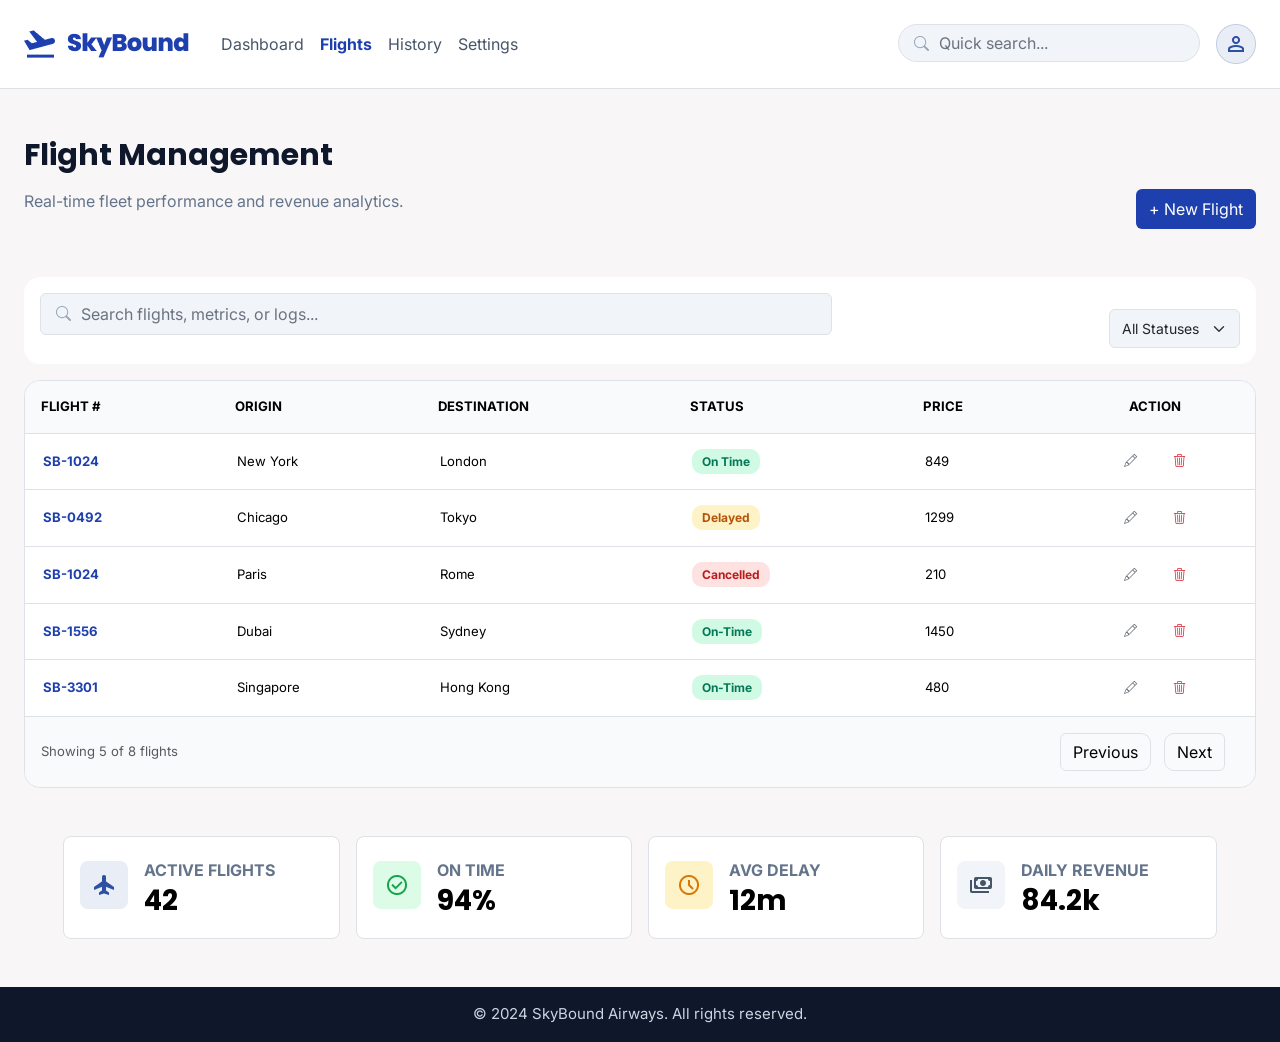
<file: admin/flights.html>
<!DOCTYPE html>
<html>
<head>
	<meta charset="utf-8">
	<meta name="viewport" content="width=device-width, initial-scale=1">
	<title>Admin Dashboard | Flights</title>

	<!-- Google fonts for Poppins and Inter -->
	<link rel="preconnect" href="https://fonts.googleapis.com">
	<link rel="preconnect" href="https://fonts.gstatic.com" crossorigin>
	<link href="https://fonts.googleapis.com/css2?family=Inter:ital,opsz,wght@0,14..32,100..900;1,14..32,100..900&family=Poppins:ital,wght@0,100;0,200;0,300;0,400;0,500;0,600;0,700;0,800;0,900;1,100;1,200;1,300;1,400;1,500;1,600;1,700;1,800;1,900&display=swap" rel="stylesheet">

	<!-- boootsrap css -->
	<link href="https://cdn.jsdelivr.net/npm/bootstrap@5.3.8/dist/css/bootstrap.min.css" rel="stylesheet">
	<link href="https://cdn.jsdelivr.net/npm/bootstrap-icons@1.11.3/font/bootstrap-icons.css" rel="stylesheet">

	<link rel="stylesheet" type="text/css" href="../css/dashboard.css">
</head>
<body>

	<header class="container-fluid border-bottom">
		<div class="container-xxl py-3">
			<nav class="navbar navbar-expand-lg navbar-light">
			   <a href="../index.html"><img src="../images/logo.png" alt="Logo" /></a>
			    <button class="navbar-toggler" type="button" data-bs-toggle="collapse" data-bs-target="#navbarSupportedContent" aria-controls="navbarSupportedContent" aria-expanded="false" aria-label="Toggle navigation">
			      <span class="navbar-toggler-icon"></span>
			    </button>
			    <div class="collapse navbar-collapse" id="navbarSupportedContent">
			      <ul class="navbar-nav me-auto mb-2 mb-lg-0 ps-4">
			        <li class="nav-item">
			          <a class="nav-link" aria-current="page" href="dashboard.html">Dashboard</a>
			        </li>
			        <li class="nav-item">
			          <a class="nav-link active" href="flights.html">Flights</a>
			        </li>
			    	<li class="nav-item">
			          <a class="nav-link" href="history.html">History</a>
			        </li>
			        <li class="nav-item">
			          <a class="nav-link" href="profile-settings.html">Settings</a>
			        </li>
			      </ul>
			      <div class="d-flex gap-3">
				      <form class="d-flex">
				        <div class="search-wrapper">
				          <input 
				            class="form-control rounded-pill search-input" 
				            type="search" 
				            placeholder="Quick search..." 
				            aria-label="Search"
				          >
				          <button type="submit" class="search-btn">
				            <i class="bi bi-search"></i>
				          </button>
				        </div>
				      </form>

				      <div class="header-avatar">
				      	<a href="profile-settings.html"><img src="../images/account-icon.png" alt="account icon" /></a>
				      </div>
			  	  </div>
			    </div>
			</nav>
		</div>
	</header>


	<main class="container-fluid">

		<div class="container-xxl py-5 dashboard-content">

			<h1 class="pb-2">Flight Management</h1>

			<div class="d-flex justify-content-between flex-column flex-md-row">
			<p class="fs-6">Real-time fleet performance and revenue analytics.</p>

			<button class="btn rounded text-white new-flight-btn" data-bs-toggle="modal" data-bs-target="#addFlight">+ New Flight</button>
			</div>


				

			<section class="p-3 bg-white rounded-4 mt-5">
				<div class="row justify-content-between flex-column flex-md-row">
					<div class="col-lg-8 col-md-7 col-sm-12">
						<form class="d-flex">
					        <div class="search-wrapper">
					          <input 
					            class="form-control py-2 rounded search-flight search-input" 
					            type="search" 
					            placeholder="Search flights, metrics, or logs..." 
					            aria-label="Flight Search"
					          >
					          <button type="submit" class="search-btn">
					            <i class="bi bi-search"></i>
					          </button>
					        </div>
				      	</form>
					</div>
					<div class="col-lg-4 col-md-5 col-sm-12 d-flex justify-content-end mt-3">
					  <select class="form-select py-2 rounded all-status-checkbox w-auto">
					  	<option selected value="on-time"><i class="bi bi-filter"></i> All Statuses</option>
					    <option value="on-time">On-time</option>
					    <option value="delayed">Delayed</option>
					    <option value="cancelled">Cancelled</option>
					  </select>
					</div>
				</div>
			</section>
	
			
			<section class="flight-management-table mt-3 overflow-hidden border rounded-4">
				<div class="table-responsive">
					<table class="table small m-0">
					  <thead>
					    <tr>
					      <th class="text-uppercase p-3">Flight #</th>
					      <th class="text-uppercase p-3">Origin</th>
					      <th class="text-uppercase p-3">Destination</th>
					      <th class="text-uppercase p-3">Status</th>
					      <th class="text-uppercase p-3">Price</th>
					      <th class="text-uppercase p-3 text-center" colspan="2">Action</th>
					    </tr>
					  </thead>
					  <tbody>
					    <tr>
					      <td>SB-1024</td>
					      <td>New York</td>
					      <td>London</td>
					      <td><span class="fligt-management-status status-on-time">On Time</span></td>
					      <td>849</td>
					      <td><a href="javascript:;"><i class="bi bi-pencil float-end text-secondary"></i></a></td>
					      <td><a href="javascript:;"><i class="bi bi-trash3 text-danger"></i></a></td>
					    </tr>
					    <tr>
					      <td>SB-0492</td>
					      <td>Chicago</td>
					      <td>Tokyo</td>
					      <td><span class="fligt-management-status status-delayed">Delayed</span></td>
					      <td>1299</td>
					      <td><a href="javascript:;"><i class="bi bi-pencil float-end text-secondary"></i></a></td>
					      <td><a href="javascript:;"><i class="bi bi-trash3 text-danger"></i></a></td>
					    </tr>

					    <tr>
					      <td>SB-1024</td>
					      <td>Paris</td>
					      <td>Rome</td>
					      <td><span class="fligt-management-status status-cancelled">Cancelled</span></td>
					      <td>210</td>
					      <td><a href="javascript:;"><i class="bi bi-pencil float-end text-secondary"></i></a></td>
					      <td><a href="javascript:;"><i class="bi bi-trash3 text-danger"></i></a></td>
					    </tr>

					    <tr>
					      <td>SB-1556</td>
					      <td>Dubai</td>
					      <td>Sydney</td>
					      <td><span class="fligt-management-status status-on-time">On-Time</span></td>
					      <td>1450</td>
					      <td><a href="javascript:;"><i class="bi bi-pencil float-end text-secondary"></i></a></td>
					      <td><a href="javascript:;"><i class="bi bi-trash3 text-danger"></i></a></td>
					    </tr>

					    <tr>
					      <td>SB-3301</td>
					      <td>Singapore</td>
					      <td>Hong Kong</td>
					      <td><span class="fligt-management-status status-on-time">On-Time</span></td>
					      <td>480</td>
					      <td><a href="javascript:;"><i class="bi bi-pencil float-end text-secondary"></i></a></td>
					      <td><a href="javascript:;"><i class="bi bi-trash3 text-danger"></i></a></td>
					    </tr>

					    <tr>
					      <td>SB-3301</td>
					      <td>Singapore</td>
					      <td>Hong Kong</td>
					      <td><span class="fligt-management-status status-on-time">On-Time</span></td>
					      <td>480</td>
					      <td><a href="javascript:;"><i class="bi bi-pencil float-end text-secondary"></i></a></td>
					      <td><a href="javascript:;"><i class="bi bi-trash3 text-danger"></i></a></td>
					    </tr>

					    <tr>
					      <td>SB-3301</td>
					      <td>Singapore</td>
					      <td>Hong Kong</td>
					      <td><span class="fligt-management-status status-cancelled">Cancelled</span></td>
					      <td>480</td>
					      <td><a href="javascript:;"><i class="bi bi-pencil float-end text-secondary"></i></a></td>
					      <td><a href="javascript:;"><i class="bi bi-trash3 text-danger"></i></a></td>
					    </tr>

					    <tr>
					      <td>SB-3301</td>
					      <td>Singapore</td>
					      <td>Hong Kong</td>
					      <td><span class="fligt-management-status status-delayed">Delayed</span></td>
					      <td>480</td>
					      <td><a href="javascript:;"><i class="bi bi-pencil float-end text-secondary"></i></a></td>
					      <td><a href="javascript:;"><i class="bi bi-trash3 text-danger"></i></a></td>
					    </tr>

					  </tbody>
					</table>
				</div>

				<div class="d-flex justify-content-between align-items-center p-3 flight-management-pagination">
				  <!-- Left side -->
				  <div id="tableInfo" class="text-muted small">
				    Showing 0 of 0 flights
				  </div>

				  <!-- Right side -->
				  <nav>
				    <ul class="pagination mb-0">
				      <li class="page-item">
				        <button class="page-link text-black" id="prevBtn">Previous</button>
				      </li>
				      <li class="page-item">
				        <button class="page-link text-black" id="nextBtn">Next</button>
				      </li>
				    </ul>
				  </nav>
				</div>
			</section>


			<section class="flight-management-box mt-5">
				<div class="row justify-content-center gap-3">
					<div class="col-lg-3 f-management-box border bg-white p-3 pt-4 rounded-3">
						<div class="d-flex fm-box gap-3">
							<img src="../images/active-flights-icon.png" alt="flight-management-icons" />
							<div class="fm-details">
								<h5 class="text-uppercase fs-6 fw-bold m-0">Active Flights</h5>
								<span class="d-block fs-3 fw-bold text-black">42</span>
							</div>
						</div>
					</div>
					
					<div class="col-lg-3 f-management-box border bg-white p-3 pt-4 rounded-3">
						<div class="d-flex fm-box gap-3">
							<img src="../images/on-time-icon.png" alt="flight-management-icons" />
							<div class="fm-details">
								<h5 class="text-uppercase fs-6 fw-bold m-0">On Time</h5>
								<span class="d-block fs-3 fw-bold text-black">94%</span>
							</div>
						</div>
					</div>

					<div class="col-lg-3 f-management-box border bg-white p-3 pt-4 rounded-3">
						<div class="d-flex fm-box gap-3">
							<img src="../images/delayed-icon.png" alt="flight-management-icons" />
							<div class="fm-details">
								<h5 class="text-uppercase fs-6 fw-bold m-0">AVG Delay</h5>
								<span class="d-block fs-3 fw-bold text-black">12m</span>
							</div>
						</div>
					</div>

					<div class="col-lg-3 f-management-box border bg-white p-3 pt-4 rounded-3">
						<div class="d-flex fm-box gap-3">
							<img src="../images/daily-revenue-icon.png" alt="flight-management-icons" />
							<div class="fm-details">
								<h5 class="text-uppercase fs-6 fw-bold m-0">Daily Revenue</h5>
								<span class="d-block fs-3 fw-bold text-black">84.2k</span>
							</div>
						</div>
					</div>

				</div>
			</section>

			
		</div>
	</main>
	

	<footer class="py-2">
		<div class="container-xxl ">
			<div class="row footer-bottom">
				<div class="py-2 text-center">
					<p class="m-0">&copy; 2024 SkyBound Airways. All rights reserved.</p>
				</div>
			</div>
		</div>
	</footer>


	<button onclick="scrollToTop()" id="back-to-top-btn" title="Go to top" class="btn rounded-circle shadow">
   		<i class="bi bi-arrow-up"></i>
	</button>

		

		<!-- Add New FLight Modal -->
		<div class="modal fade" id="addFlight" tabindex="-1" aria-labelledby="exampleModalLabel" aria-hidden="true">
		  <div class="modal-dialog modal-dialog-centered add-flight-modal">
		    <div class="modal-content p-4">
		      <div class="modal-header m-0 p-0 pb-3">
		        <h5 class="modal-title" id="exampleModalLabel">Add Flight <span class="d-block">Configure flight parameters and scheduling</span></h5>
		        

		        <button type="button" class="btn-close" data-bs-dismiss="modal" aria-label="Close"></button>
		      </div>
		      <div class="modal-body add-flight-dashboard-modal">

		        <form class="add-flight-form-modal" action="./seatselection.html">
		        	<div class="row g-3 mb-3">
		        		<div class="col-md-6">
			               <label class="form-label text-uppercase fw-bold">Price</label>
			               <input type="number" class="form-control with-icon icon-5" placeholder="Price">
			             </div>
		        	</div>
		           <div class="row g-3 mb-3">
		             <!-- From -->
		             <div class="col-md-6">
		               <label class="form-label text-uppercase fw-bold">From</label>
		               <input type="text" class="form-control with-icon icon-1" placeholder="Departure City">
		             </div>

		             <!-- To -->
		             <div class="col-md-6">
		               <label class="form-label text-uppercase fw-bold">To</label>
		               <input type="text" class="form-control with-icon icon-2" placeholder="Enter destination">
		             </div>

		             <!-- Departure Date -->
		             <div class="col-md-6">
		               <label class="form-label text-uppercase fw-bold">Departure Date</label>
		               <input type="date" class="form-control with-icon icon-3">
		             </div>

		             <!-- Cabin Class -->
		             <div class="col-md-6">
		               <label class="form-label text-uppercase fw-bold">Departure Time</label>
		               <input type="time" class="form-control with-icon icon-4">
		             </div>
		           </div>

		           <!-- <button type="submit" class="btn banner-search-btn w-100 mt-3 py-3 fs-5 fw-bold"><i class="bi bi-search"></i> Search Flights</button> -->
		         </form>

		      </div>
		      <div class="modal-footer">
		        <button type="button" class="btn btn-transparent" data-bs-dismiss="modal">Dismiss</button>
		        <button type="submit" class="btn btn-primary add-flight-submit-btn py-2"><i class="bi bi-floppy"></i> Confirm Details</button>
		      </div>
		    </div>
		  </div>
		</div>




	<script>
	  const rowsPerPage = 5;
	  const rows = document.querySelectorAll("tbody tr");
	  const totalRows = rows.length;

	  const tableInfo = document.getElementById("tableInfo");
	  const prevBtn = document.getElementById("prevBtn");
	  const nextBtn = document.getElementById("nextBtn");

	  let currentPage = 1;
	  const totalPages = Math.ceil(totalRows / rowsPerPage);

	  function showPage(page) {
	    currentPage = page;

	    // hide all rows
	    rows.forEach(row => row.style.display = "none");

	    // show only current page rows
	    const start = (page - 1) * rowsPerPage;
	    const end = start + rowsPerPage;

	    rows.forEach((row, index) => {
	      if (index >= start && index < end) {
	        row.style.display = "";
	      }
	    });

	    // update text
	    const showing = Math.min(end, totalRows);
	    tableInfo.textContent = `Showing ${showing} of ${totalRows} flights`;

	    // disable buttons
	    prevBtn.disabled = page === 1;
	    nextBtn.disabled = page === totalPages;
	  }

	  prevBtn.addEventListener("click", () => {
	    if (currentPage > 1) showPage(currentPage - 1);
	  });

	  nextBtn.addEventListener("click", () => {
	    if (currentPage < totalPages) showPage(currentPage + 1);
	  });

	  // init
	  showPage(1);
	</script>

	<!-- bootstrap js -->
	<script src="https://cdn.jsdelivr.net/npm/bootstrap@5.3.8/dist/js/bootstrap.bundle.min.js"></script>
	<!-- index js -->
	<script src="../js/index.js"></script>
</body>
</html>
</file>
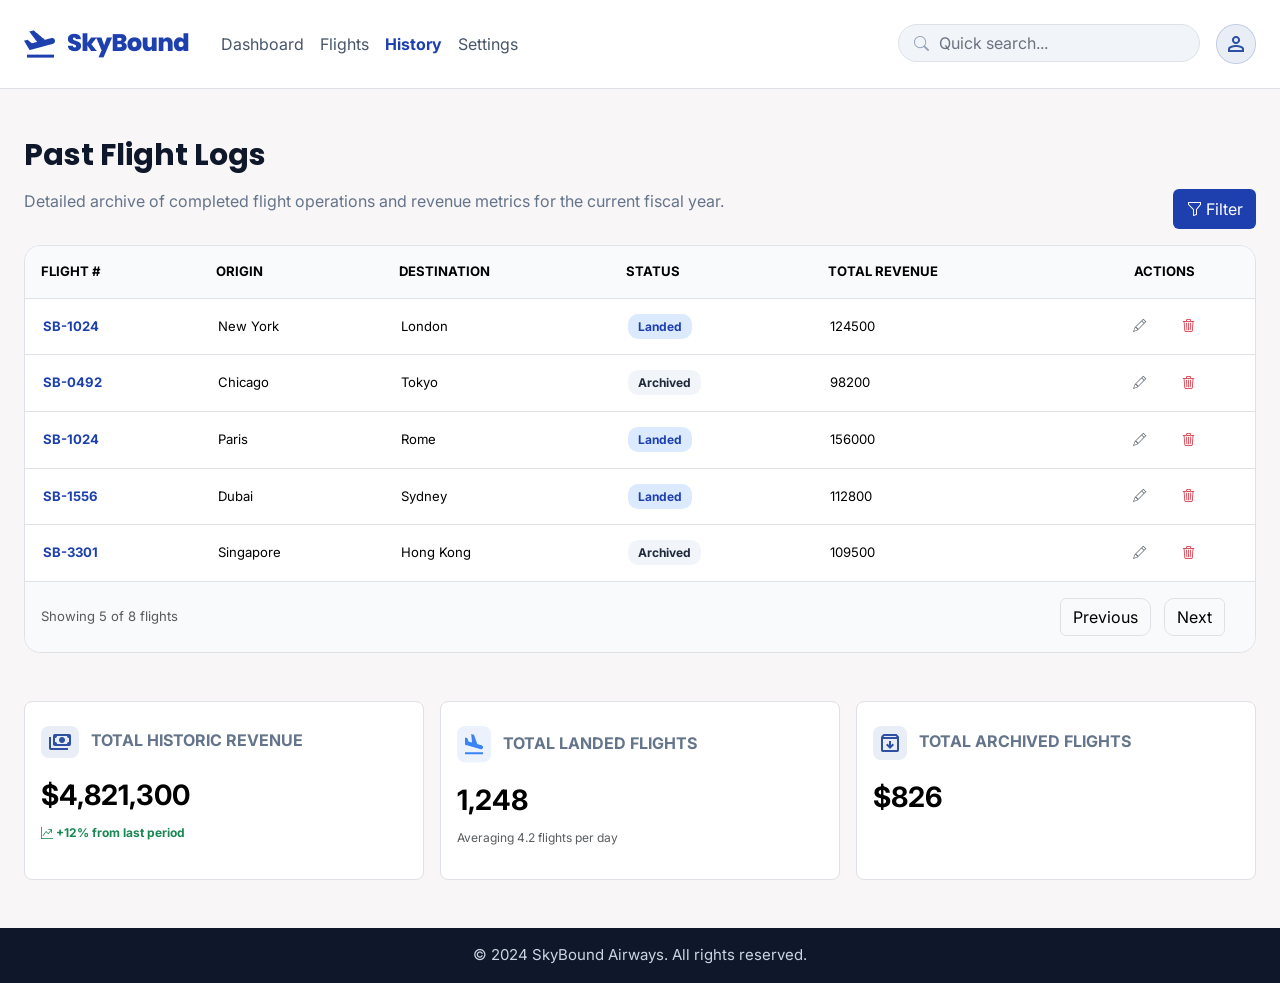
<file: admin/history.html>
<!DOCTYPE html>
<html>
<head>
	<meta charset="utf-8">
	<meta name="viewport" content="width=device-width, initial-scale=1">
	<title>Admin Dashboard | History</title>

	<!-- Google fonts for Poppins and Inter -->
	<link rel="preconnect" href="https://fonts.googleapis.com">
	<link rel="preconnect" href="https://fonts.gstatic.com" crossorigin>
	<link href="https://fonts.googleapis.com/css2?family=Inter:ital,opsz,wght@0,14..32,100..900;1,14..32,100..900&family=Poppins:ital,wght@0,100;0,200;0,300;0,400;0,500;0,600;0,700;0,800;0,900;1,100;1,200;1,300;1,400;1,500;1,600;1,700;1,800;1,900&display=swap" rel="stylesheet">

	<!-- boootsrap css -->
	<link href="https://cdn.jsdelivr.net/npm/bootstrap@5.3.8/dist/css/bootstrap.min.css" rel="stylesheet">
	<link href="https://cdn.jsdelivr.net/npm/bootstrap-icons@1.11.3/font/bootstrap-icons.css" rel="stylesheet">

	<link rel="stylesheet" type="text/css" href="../css/dashboard.css">
</head>
<body>

	<header class="container-fluid border-bottom">
		<div class="container-xxl py-3">
			<nav class="navbar navbar-expand-lg navbar-light">
			   <a href="../index.html"><img src="../images/logo.png" alt="Logo" /></a>
			    <button class="navbar-toggler" type="button" data-bs-toggle="collapse" data-bs-target="#navbarSupportedContent" aria-controls="navbarSupportedContent" aria-expanded="false" aria-label="Toggle navigation">
			      <span class="navbar-toggler-icon"></span>
			    </button>
			    <div class="collapse navbar-collapse" id="navbarSupportedContent">
			      <ul class="navbar-nav me-auto mb-2 mb-lg-0 ps-4">
			        <li class="nav-item">
			          <a class="nav-link" aria-current="page" href="dashboard.html">Dashboard</a>
			        </li>
			        <li class="nav-item">
			          <a class="nav-link" href="flights.html">Flights</a>
			        </li>
			    	<li class="nav-item">
			          <a class="nav-link active" href="history.html">History</a>
			        </li>
			        <li class="nav-item">
			          <a class="nav-link" href="profile-settings.html">Settings</a>
			        </li>
			      </ul>
			      <div class="d-flex gap-3">
				      <form class="d-flex">
				        <div class="search-wrapper">
				          <input 
				            class="form-control rounded-pill search-input" 
				            type="search" 
				            placeholder="Quick search..." 
				            aria-label="Search"
				          >
				          <button type="submit" class="search-btn">
				            <i class="bi bi-search"></i>
				          </button>
				        </div>
				      </form>

				      <div class="header-avatar">
				      	<a href="profile-settings.html"><img src="../images/account-icon.png" alt="account icon" /></a>
				      </div>
			  	  </div>
			    </div>
			</nav>
		</div>
	</header>


	<main class="container-fluid">

		<div class="container-xxl py-5 dashboard-content">

			<h1 class="pb-2">Past Flight Logs</h1>

			<div class="d-flex justify-content-between flex-column flex-md-row">
			<p class="fs-6">Detailed archive of completed flight operations and revenue metrics for the current fiscal year.</p>

			<button class="btn rounded text-white new-flight-btn"><i class="bi bi-funnel"></i> Filter</button>
			</div>


			<section class="flight-management-table mt-3 overflow-hidden border rounded-4">
				<div class="table-responsive">
					<table class="table small m-0">
					  <thead>
					    <tr>
					      <th class="text-uppercase p-3">Flight #</th>
					      <th class="text-uppercase p-3">Origin</th>
					      <th class="text-uppercase p-3">Destination</th>
					      <th class="text-uppercase p-3">Status</th>
					      <th class="text-uppercase p-3">Total Revenue</th>
					      <th class="text-uppercase p-3 text-center" colspan="2">Actions</th>
					    </tr>
					  </thead>
					  <tbody>
					    <tr>
					      <td>SB-1024</td>
					      <td>New York</td>
					      <td>London</td>
					      <td><span class="history-flight-status status-landed">Landed</span></td>
					      <td>124500</td>
					      <td><a href="javascript:;"><i class="bi bi-pencil float-end text-secondary"></i></a></td>
					      <td><a href="javascript:;"><i class="bi bi-trash3 text-danger"></i></a></td>
					    </tr>
					    <tr>
					      <td>SB-0492</td>
					      <td>Chicago</td>
					      <td>Tokyo</td>
					      <td><span class="history-flight-status status-archived">Archived</span></td>
					      <td>98200</td>
					      <td><a href="javascript:;"><i class="bi bi-pencil float-end text-secondary"></i></a></td>
					      <td><a href="javascript:;"><i class="bi bi-trash3 text-danger"></i></a></td>
					    </tr>

					    <tr>
					      <td>SB-1024</td>
					      <td>Paris</td>
					      <td>Rome</td>
					      <td><span class="history-flight-status status-landed">Landed</span></td>
					      <td>156000</td>
					      <td><a href="javascript:;"><i class="bi bi-pencil float-end text-secondary"></i></a></td>
					      <td><a href="javascript:;"><i class="bi bi-trash3 text-danger"></i></a></td>
					    </tr>

					    <tr>
					      <td>SB-1556</td>
					      <td>Dubai</td>
					      <td>Sydney</td>
					      <td><span class="history-flight-status status-landed">Landed</span></td>
					      <td>112800</td>
					      <td><a href="javascript:;"><i class="bi bi-pencil float-end text-secondary"></i></a></td>
					      <td><a href="javascript:;"><i class="bi bi-trash3 text-danger"></i></a></td>
					    </tr>

					    <tr>
					      <td>SB-3301</td>
					      <td>Singapore</td>
					      <td>Hong Kong</td>
					      <td><span class="history-flight-status status-archived">Archived</span></td>
					      <td>109500</td>
					      <td><a href="javascript:;"><i class="bi bi-pencil float-end text-secondary"></i></a></td>
					      <td><a href="javascript:;"><i class="bi bi-trash3 text-danger"></i></a></td>
					    </tr>

					    <tr>
					      <td>SB-3301</td>
					      <td>Singapore</td>
					      <td>Hong Kong</td>
					      <td><span class="history-flight-status status-landed">Landed</span></td>
					      <td>56480</td>
					      <td><a href="javascript:;"><i class="bi bi-pencil float-end text-secondary"></i></a></td>
					      <td><a href="javascript:;"><i class="bi bi-trash3 text-danger"></i></a></td>
					    </tr>

					    <tr>
					      <td>SB-3301</td>
					      <td>Singapore</td>
					      <td>Hong Kong</td>
					      <td><span class="history-flight-status status-archived">Archived</span></td>
					      <td>86250</td>
					      <td><a href="javascript:;"><i class="bi bi-pencil float-end text-secondary"></i></a></td>
					      <td><a href="javascript:;"><i class="bi bi-trash3 text-danger"></i></a></td>
					    </tr>

					    <tr>
					      <td>SB-3301</td>
					      <td>Singapore</td>
					      <td>Hong Kong</td>
					      <td><span class="history-flight-status status-archived">Archived</span></td>
					      <td>99454</td>
					      <td><a href="javascript:;"><i class="bi bi-pencil float-end text-secondary"></i></a></td>
					      <td><a href="javascript:;"><i class="bi bi-trash3 text-danger"></i></a></td>
					    </tr>

					  </tbody>
					</table>
				</div>

				<div class="d-flex justify-content-between align-items-center p-3 flight-management-pagination">
				  <!-- Left side -->
				  <div id="tableInfo" class="text-muted small">
				    Showing 0 of 0 flights
				  </div>

				  <!-- Right side -->
				  <nav>
				    <ul class="pagination mb-0">
				      <li class="page-item">
				        <button class="page-link text-black" id="prevBtn">Previous</button>
				      </li>
				      <li class="page-item">
				        <button class="page-link text-black" id="nextBtn">Next</button>
				      </li>
				    </ul>
				  </nav>
				</div>
			</section>


			<section class="flight-history-bottom-area mt-5">
			  <div class="row justify-content-center g-3">
			    
			    <div class="col-lg-4">
			      <div class="flight-history-box border bg-white p-3 pt-4 rounded-3 h-100">
			        <h3 class="text-uppercase fs-6 fw-bold mb-3"><img class="pe-2" src="../images/total-revenue-icon.png" alt="total revenue" /> Total Historic Revenue</h3>

			        <p class="m-0 d-block fs-3 fw-bold text-black">$<span>4,821,300</span></p>
			        <p class="history-percentage text-success fw-bold pt-2"><i class="bi bi-graph-up-arrow"></i> <span>+12% from last period</span></p>
			      </div>
			    </div>

			    <div class="col-lg-4">
			      <div class="flight-history-box border bg-white p-3 pt-4 rounded-3 h-100">
			        <h3 class="text-uppercase fs-6 fw-bold mb-3"><img class="pe-2" src="../images/landed-flight-icon.png" alt="Landed Flight" /> Total Landed Flights</h3>

			        <p class="m-0 d-block fs-3 fw-bold text-black"><span>1,248</span></p>
			        <p class="history-percentage text-muted pt-2"> <span>Averaging 4.2 flights per day</span></p>
			      </div>
			    </div>

			    <div class="col-lg-4">
			      <div class="flight-history-box border bg-white p-3 pt-4 rounded-3 h-100">
			        <h3 class="text-uppercase fs-6 fw-bold mb-3"><img class="pe-2" src="../images/archived-flight-icon.png" alt="Archived Flight" /> Total Archived Flights</h3>

			        <p class="m-0 d-block fs-3 fw-bold text-black">$<span>826</span></p>
			        <!-- <p class="history-percentage text-success fw-bold pt-2"><i class="bi bi-graph-up-arrow"></i> <span>+12% from last period</span></p> -->
			      </div>
			    </div>

			  </div>
			</section>

			

			
		</div>
	</main>
	

	<footer class="py-2">
		<div class="container-xxl ">
			<div class="row footer-bottom">
				<div class="py-2 text-center">
					<p class="m-0">&copy; 2024 SkyBound Airways. All rights reserved.</p>
				</div>
			</div>
		</div>
	</footer>


	<button onclick="scrollToTop()" id="back-to-top-btn" title="Go to top" class="btn rounded-circle shadow">
   		<i class="bi bi-arrow-up"></i>
	</button>

		




	<script>
	  const rowsPerPage = 5;
	  const rows = document.querySelectorAll("tbody tr");
	  const totalRows = rows.length;

	  const tableInfo = document.getElementById("tableInfo");
	  const prevBtn = document.getElementById("prevBtn");
	  const nextBtn = document.getElementById("nextBtn");

	  let currentPage = 1;
	  const totalPages = Math.ceil(totalRows / rowsPerPage);

	  function showPage(page) {
	    currentPage = page;

	    // hide all rows
	    rows.forEach(row => row.style.display = "none");

	    // show only current page rows
	    const start = (page - 1) * rowsPerPage;
	    const end = start + rowsPerPage;

	    rows.forEach((row, index) => {
	      if (index >= start && index < end) {
	        row.style.display = "";
	      }
	    });

	    // update text
	    const showing = Math.min(end, totalRows);
	    tableInfo.textContent = `Showing ${showing} of ${totalRows} flights`;

	    // disable buttons
	    prevBtn.disabled = page === 1;
	    nextBtn.disabled = page === totalPages;
	  }

	  prevBtn.addEventListener("click", () => {
	    if (currentPage > 1) showPage(currentPage - 1);
	  });

	  nextBtn.addEventListener("click", () => {
	    if (currentPage < totalPages) showPage(currentPage + 1);
	  });

	  // init
	  showPage(1);
	</script>

	<!-- bootstrap js -->
	<script src="https://cdn.jsdelivr.net/npm/bootstrap@5.3.8/dist/js/bootstrap.bundle.min.js"></script>
	<!-- index js -->
	<script src="../js/index.js"></script>
</body>
</html>
</file>
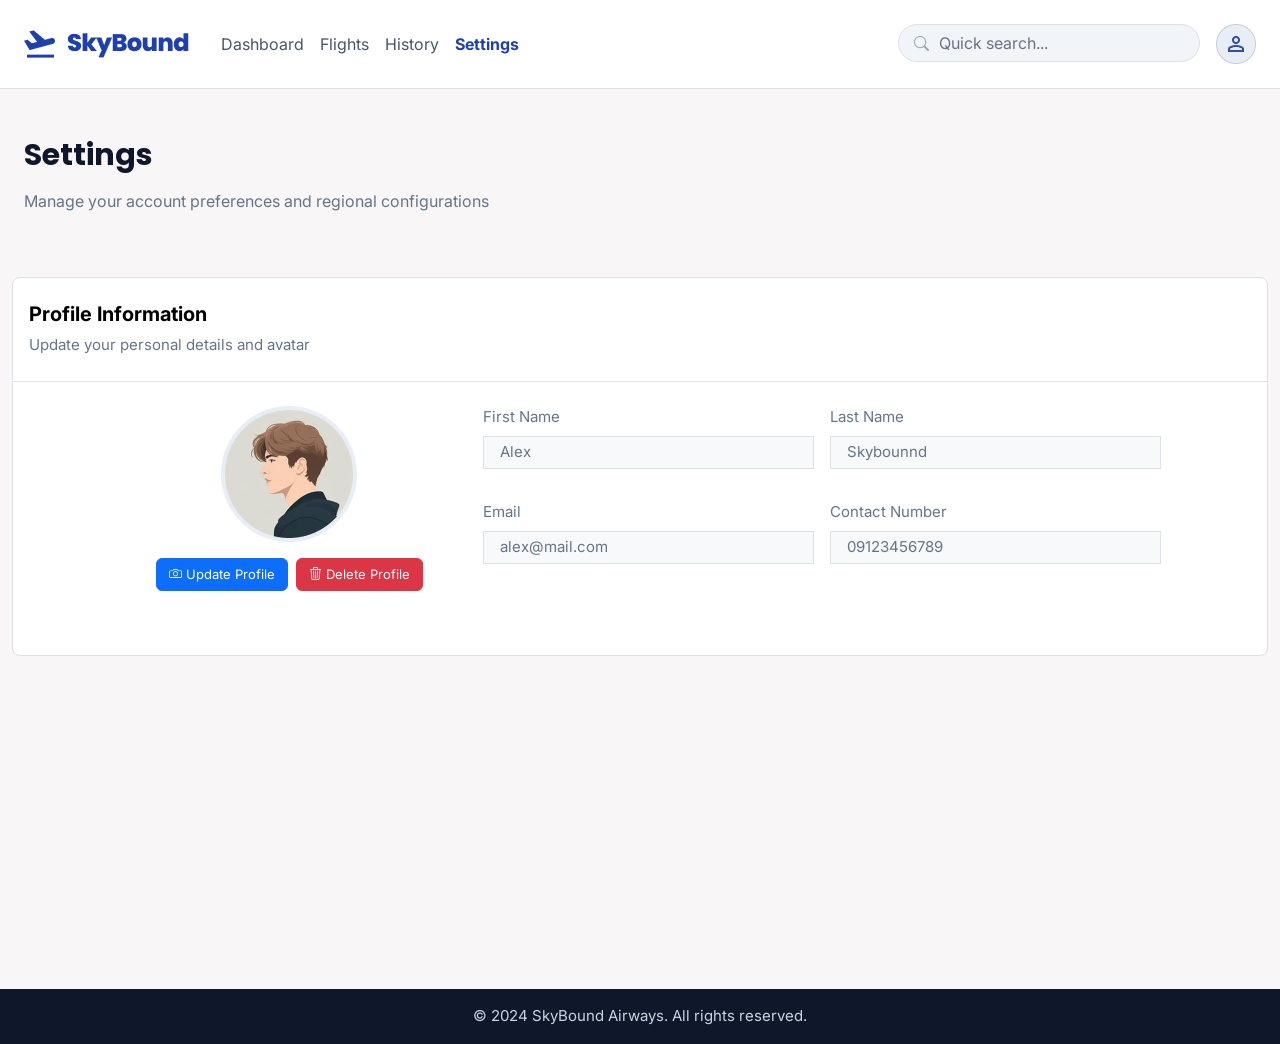
<file: admin/profile-settings.html>
<!DOCTYPE html>
<html>
<head>
	<meta charset="utf-8">
	<meta name="viewport" content="width=device-width, initial-scale=1">
	<title>Admin Dashboard | Profile Settings</title>

	<!-- Google fonts for Poppins and Inter -->
	<link rel="preconnect" href="https://fonts.googleapis.com">
	<link rel="preconnect" href="https://fonts.gstatic.com" crossorigin>
	<link href="https://fonts.googleapis.com/css2?family=Inter:ital,opsz,wght@0,14..32,100..900;1,14..32,100..900&family=Poppins:ital,wght@0,100;0,200;0,300;0,400;0,500;0,600;0,700;0,800;0,900;1,100;1,200;1,300;1,400;1,500;1,600;1,700;1,800;1,900&display=swap" rel="stylesheet">

	<!-- boootsrap css -->
	<link href="https://cdn.jsdelivr.net/npm/bootstrap@5.3.8/dist/css/bootstrap.min.css" rel="stylesheet">
	<link href="https://cdn.jsdelivr.net/npm/bootstrap-icons@1.11.3/font/bootstrap-icons.css" rel="stylesheet">

	<link rel="stylesheet" type="text/css" href="../css/dashboard.css">
</head>
<body>

	<header class="container-fluid border-bottom">
		<div class="container-xxl py-3">
			<nav class="navbar navbar-expand-lg navbar-light">
			  <a href="../index.html"><img src="../images/logo.png" alt="Logo" /></a>
			    <button class="navbar-toggler" type="button" data-bs-toggle="collapse" data-bs-target="#navbarSupportedContent" aria-controls="navbarSupportedContent" aria-expanded="false" aria-label="Toggle navigation">
			      <span class="navbar-toggler-icon"></span>
			    </button>
			    <div class="collapse navbar-collapse" id="navbarSupportedContent">
			      <ul class="navbar-nav me-auto mb-2 mb-lg-0 ps-4">
			        <li class="nav-item">
			          <a class="nav-link" aria-current="page" href="dashboard.html">Dashboard</a>
			        </li>
			        <li class="nav-item">
			          <a class="nav-link" href="flights.html">Flights</a>
			        </li>
			    	<li class="nav-item">
			          <a class="nav-link " href="history.html">History</a>
			        </li>
			        <li class="nav-item">
			          <a class="nav-link active" href="profile-settings.html">Settings</a>
			        </li>
			      </ul>
			      <div class="d-flex gap-3">
				      <form class="d-flex">
				        <div class="search-wrapper">
				          <input 
				            class="form-control rounded-pill search-input" 
				            type="search" 
				            placeholder="Quick search..." 
				            aria-label="Search"
				          >
				          <button type="submit" class="search-btn">
				            <i class="bi bi-search"></i>
				          </button>
				        </div>
				      </form>

				      <div class="header-avatar">
				      	<a href="profile-settings.html"><img src="../images/account-icon.png" alt="account icon" /></a>
				      </div>
			  	  </div>
			    </div>
			</nav>
		</div>
	</header>


	<main class="container-fluid">

		<div class="container-xxl py-5 dashboard-content vh-100">

			<h1 class="pb-2">Settings</h1>

			<div class="d-flex justify-content-between flex-column flex-md-row">
			<p class="fs-6">Manage your account preferences and regional configurations</p>
			</div>


			
			<section class="profile-section mt-5">
				<div class="row bg-white border rounded-3">
					<div class="md-12 mx-auto p-0 pb-3">
						<div class="profile-headers border-bottom pb-4">
							<h2 class="fs-5 fw-bold text-black ps-3 pt-4">Profile Information</h2>
							<p class="m-0 ps-3">Update your personal details and avatar</p>
						</div>

						<div class="row">
						  <div class="col-md-10 mx-auto">
						    
						    <div class="profile-info">
						      <div class="row">
						        
						        <div class="col-auto profile-image ps-5 pe-5 pb-5 pt-4 d-flex flex-column align-items-center">
								  <img src="../images/dummy-avatar.png" alt="avatar" class="mb-3">
								  <div class="profile-image-btns d-flex justify-content-center gap-2">
								    <button class="btn btn-primary">
								      <i class="bi bi-camera"></i> Update Profile
								    </button>
								    <button class="btn btn-danger">
								      <i class="bi bi-trash3"></i> Delete Profile
								    </button>
								  </div>
								</div>

						        <div class="col profile-details pt-4">

						        	<div class="row g-3 mb-3">
									  <div class="col-6">
									    <div class="profile-detailed-info">
									    	<p class="m-0">First Name</p>
						             	 	<p class="mt-2 py-1 ps-3 border bg-light"><span>Alex</span></p>
									    </div>
									  </div>

									  <div class="col-6">
									    <div class="profile-detailed-info">
									    	<p class="m-0">Last Name</p>
						              		<p class="mt-2 py-1 ps-3 border bg-light"><span>Skybounnd</span></p>
									    </div>
									  </div>
									</div>


									<div class="row g-3 mb-3">
									  <div class="col-6">
									    <div class="profile-detailed-info">
									    	<p class="m-0">Email</p>
						             	 	<p class="mt-2 py-1 ps-3 border bg-light"><span>alex@mail.com</span></p>
									    </div>
									  </div>

									  <div class="col-6">
									    <div class="profile-detailed-info">
									    	<p class="m-0">Contact Number</p>
						              		<p class="mt-2 py-1 ps-3 border bg-light"><span>09123456789</span></p>
									    </div>
									  </div>
									</div>
						          
						          

						        </div>

						      </div>
						    </div>

						  </div>
						</div>
					</div>
				</div>
			</section>

			

			
		</div>
	</main>
	

	<footer class="py-2">
		<div class="container-xxl ">
			<div class="row footer-bottom">
				<div class="py-2 text-center">
					<p class="m-0">&copy; 2024 SkyBound Airways. All rights reserved.</p>
				</div>
			</div>
		</div>
	</footer>


	<button onclick="scrollToTop()" id="back-to-top-btn" title="Go to top" class="btn rounded-circle shadow">
   		<i class="bi bi-arrow-up"></i>
	</button>


	<!-- bootstrap js -->
	<script src="https://cdn.jsdelivr.net/npm/bootstrap@5.3.8/dist/js/bootstrap.bundle.min.js"></script>
	<!-- index js -->
	<script src="../js/index.js"></script>
</body>
</html>
</file>
<file: css/index.css>
:root {
  --primary-color: #1E40AF; 
  --secondary-color: #0F172A;
  --btn-bg-color: #F59E0B;
  --font-black: #475569;
}

.active {
	color: var(--primary-color) !important;
}

html {
  scroll-behavior: smooth;
}

body {
	font-family: "Inter", sans-serif;
	font-size: 15px;
	color: var(--font-black);
}

header .nav-link {
	font-family: "Inter", sans-serif;
	font-size: 16px;
	color: var(--font-black);
	padding: 0 25px !important;
}


.banner-area {
  background: 
    linear-gradient(
      to right,
      rgba(30, 63, 174, 0.9) 0%,
      rgba(30, 63, 174, 0.4) 100%
    ),
    url('../images/banner-bg.png');

  min-height: 562px;
  background-size: cover;
  background-repeat: no-repeat;
  background-position: center;
}

.banner-tagline h1 {
	font-family: "Poppins", sans-serif;
	font-weight: 800;
	font-size: 60px;
}

.banner-tagline p {
	color: #F1F5F9;
	font-size: 20px;
}


.banner-search-form h2 {
	color: #0F172A;
	font-size: 20px;
	font-family: "Poppins", sans-serif;
}
.banner-search-form h2 i {
	color: #1E3FAE;
}

.banner-search-form .form-label {
	font-size: 12px;
	color: #64748B;
}

.banner-search-form .form-control {
	background: #F8FAFC;
    border: 1px solid #E2E8F0;
    height: 49px;
}

.banner-search-form .form-select {
  background-color: #F8FAFC;
  background-image: var(--bs-form-select-bg-img);
  background-repeat: no-repeat;
  background-position: right 0.75rem center;
  background-size: 16px 12px;

  border: 1px solid #E2E8F0;
  height: 49px;
}

.banner-search-form .with-icon {
  background-repeat: no-repeat;
  background-position: 12px 70%;
  background-size: 16px;
  padding-left: 40px;
}

.banner-search-form .with-icon.icon-1{
	background-image: url('../images/departure-from-icon.png');
}
.banner-search-form .with-icon.icon-2{
	background-image: url('../images/departure-to-icon.png');
}
.banner-search-form .with-icon.icon-3{
	background-image: url('../images/departure-date-icon.png');
}
.banner-search-form .with-icon.icon-4 {
  background-image: 
    url('../images/cabin-class-icon.png'),
    var(--bs-form-select-bg-img);
  background-repeat: no-repeat, no-repeat;
  background-position:12px 70%, right 0.75rem center;
  background-size: 16px, 16px 12px;
  padding-left: 40px;
}

.banner-search-form .banner-search-btn {
	background: var(--btn-bg-color);
}

.featured-destination-sec {
	background: #F6F6F8;
}

.featured-destination-sec h2, .why-choose-sec h2 {
	font-family: "Poppins", sans-serif;
	font-size: 36px;
	font-weight: 800;
	color: var(--secondary-color);
}

.destination-price {
	background: #1E3FAE1A;
    padding: 5px 15px;
}
.destination-price p {
	color: var(--primary-color);
}

.featured-destination-sec .featured-btn {
	color: var(--primary-color);
	border: 2px solid var(--primary-color);
	width: 100%;
}

.featured-destination-sec .card-text {
	color: var(--font-black) !important;
}

.div-divider{
	background: var(--btn-bg-color);
    height: 6px;
    width: 100px;
    margin: 15px auto;
}
.why-choose-sec .card-img-icon {
	width: 64px;
    display: block;
    margin: 0 auto;
}
.why-choose-sec .card-title {
	font-size: 20px;
	font-weight: 800;
	font-family: "Poppins", sans-serif;
}
.why-choose-sec .card-text {
	font-size: 16px;
	color: var(--font-black) !important;
}
footer {
	background: var(--secondary-color);
	color: #CBD5E1;
}
footer .list-unstyled li a {
	font-size: 14px;
	color: #CBD5E1;
}
footer .footer-top {
	border-bottom: 1px solid #1E293B;
}

.newsletter .form-control {
	background: #1E293B;
	color: #fff;
}
.newsletter .form-control::placeholder {
	color: #6B7280;;
}

.newsletter .newsletter-btn {
	background: var(--btn-bg-color);
}

#back-to-top-btn {
    background: var(--btn-bg-color);
    position: fixed;
    bottom: 20px;
    right: 20px;
    z-index: 99;
    border: none;
    cursor: pointer;
    width: 50px;
    height: 50px; 
    display: flex;
    align-items: center;
    justify-content: center;
    border-radius: 50%;
    opacity: 0;
    visibility: hidden;
    transition: all 0.3s ease;
    color: #fff;
}

#back-to-top-btn.show {
    opacity: 1;
    visibility: visible;
}
</file>
<file: css/auth.css>
:root {
  --primary-color: #1E40AF; 
  --secondary-color: #0F172A;
  --btn-bg-color: #F59E0B;
  --font-black: #475569;
}

body {
  background: #1E40AF;
}

#back-to-top-btn {
    background: var(--btn-bg-color);
    position: fixed;
    bottom: 20px;
    right: 20px;
    z-index: 99;
    border: none;
    cursor: pointer;
    width: 50px;
    height: 50px; 
    display: flex;
    align-items: center;
    justify-content: center;
    border-radius: 50%;
    opacity: 0;
    visibility: hidden;
    transition: all 0.3s ease;
    color: #fff;
}

#back-to-top-btn.show {
    opacity: 1;
    visibility: visible;
}


header {
  background: #d2d9ef;
}

header .nav-link {
  color: var(--font-black);
  font-weight: 500;
}

.login-form-area h1 {
  font-family: "Poppins", sans-serif;
  font-size: 30px;
  color: var(--primary-color);
}

.login-form-area .form-label {
  color: #334155;
  font-weight: 500;
}

.login-form-area .form-control {
  height: 50px;
}

.login-form-area .login-email {
  padding-left: 40px; 
  background-image: url("../images/login-email-icon.png");
  background-repeat: no-repeat;
  background-position: 12px 20px;
}

.login-form-area .login-password {
  padding-left: 40px; 
  background-image: url("../images/login-password-icon.png");
  background-repeat: no-repeat;
  background-position: 12px 15px;
}

.login-submit {
  background: var(--btn-bg-color);
  border: 0;
  line-height: 40px;
  font-size: 16px;
  font-weight: 500;
}
</file>
<file: css/seatselection.css>
/* ===========================
   BOOKING PAGE STYLES
   =========================== */

.booking-header {
  border-bottom: 1px solid #E2E8F0;
  background: #fff;
}

.user-profile {
  color: var(--font-black);
  font-size: 15px;
}

.booking-main {
  background: #F1F5F9;
  min-height: calc(100vh - 72px);
}

/* ===========================
   STEPPER
   =========================== */
.stepper-card {
  border-radius: 12px !important;
}

.stepper {
  position: relative;
}

.step {
  display: flex;
  flex-direction: column;
  align-items: center;
  gap: 8px;
  position: relative;
  z-index: 1;
}

.step-circle {
  width: 36px;
  height: 36px;
  border-radius: 50%;
  background: var(--primary-color);
  color: #fff;
  display: flex;
  align-items: center;
  justify-content: center;
  font-weight: 700;
  font-size: 14px;
  font-family: "Poppins", sans-serif;
}

.step-circle.inactive {
  background: #E2E8F0;
  color: #94A3B8;
}

.step-label {
  font-size: 12px;
  color: var(--font-black);
  white-space: nowrap;
  font-family: "Poppins", sans-serif;
}

.step.active .step-circle {
  background: var(--primary-color);
  box-shadow: 0 0 0 4px rgba(30, 64, 175, 0.15);
}

.step.active .step-label {
  color: var(--primary-color);
  font-weight: 700;
}

.step-line {
  flex: 1;
  height: 2px;
  background: #E2E8F0;
  margin-bottom: 24px;
  position: relative;
  z-index: 0;
}

.step-line.completed-line {
  background: var(--primary-color);
}

/* ===========================
   CABIN TABS
   =========================== */
.seat-map-card {
  border-radius: 12px !important;
}

.cabin-tabs {
  border: 1px solid #E2E8F0;
  border-radius: 8px;
  padding: 4px;
  display: inline-flex;
  background: #F8FAFC;
}

.cabin-tabs .nav-link {
  color: var(--font-black);
  font-size: 14px;
  font-family: "Poppins", sans-serif;
  font-weight: 500;
  padding: 8px 20px;
  border-radius: 6px;
  border: none;
  transition: all 0.2s;
}

.cabin-tabs .nav-link.active {
  background: var(--primary-color);
  color: #fff;
  font-weight: 600;
}

.cabin-tabs .nav-link:hover:not(.active) {
  background: #E2E8F0;
  color: var(--secondary-color);
}

/* ===========================
   SEAT LEGEND
   =========================== */
.seat-legend {
  font-size: 13px;
  color: var(--font-black);
}

.legend-box {
  width: 22px;
  height: 22px;
  border-radius: 4px;
}

.legend-box.available {
  background: #F1F5F9;
  border: 1.5px solid #CBD5E1;
}

.legend-box.occupied {
  background: #CBD5E1;
  border: 1.5px solid #94A3B8;
}

.legend-box.selected {
  background: var(--primary-color);
  border: 1.5px solid var(--primary-color);
}

/* ===========================
   SEAT MAP
   =========================== */
.seat-map-wrapper {
  overflow-x: auto;
}

.seat-map {
  min-width: 340px;
  max-width: 480px;
  margin: 0 auto;
}

.cockpit-area {
  display: flex;
  flex-direction: column;
  align-items: center;
  gap: 4px;
  padding: 10px 0 6px;
}

.cockpit-icon {
  color: var(--primary-color);
  opacity: 0.7;
}

.cockpit-label {
  font-size: 11px;
  letter-spacing: 2px;
  color: #94A3B8;
}

.seat-columns-header {
  display: flex;
  justify-content: center;
  align-items: center;
  gap: 6px;
  padding: 0 10px;
  margin-bottom: 4px;
}

.col-label {
  width: 34px;
  text-align: center;
  font-size: 12px;
  font-weight: 600;
  color: #94A3B8;
  font-family: "Poppins", sans-serif;
}

.col-spacer {
  width: 20px;
}

.row-spacer {
  width: 28px;
  text-align: center;
  font-size: 12px;
  font-weight: 600;
  color: #94A3B8;
  font-family: "Poppins", sans-serif;
}

/* Seat Row */
.seat-row {
  display: flex;
  justify-content: center;
  align-items: center;
  gap: 6px;
  margin-bottom: 8px;
  padding: 0 10px;
}

.seat-row-num {
  width: 28px;
  text-align: center;
  font-size: 12px;
  font-weight: 600;
  color: #94A3B8;
  font-family: "Poppins", sans-serif;
  flex-shrink: 0;
}

.aisle-gap {
  width: 20px;
  flex-shrink: 0;
}

/* Individual Seat */
.seat {
  width: 34px;
  height: 34px;
  border-radius: 6px 6px 4px 4px;
  border: 1.5px solid #CBD5E1;
  background: #F1F5F9;
  cursor: pointer;
  display: flex;
  align-items: center;
  justify-content: center;
  font-size: 10px;
  font-weight: 600;
  color: #94A3B8;
  transition: all 0.15s ease;
  position: relative;
  flex-shrink: 0;
  font-family: "Poppins", sans-serif;
}

.seat::after {
  content: '';
  position: absolute;
  bottom: -1px;
  left: 15%;
  width: 70%;
  height: 3px;
  background: #CBD5E1;
  border-radius: 0 0 3px 3px;
  transition: background 0.15s;
}

.seat:hover:not(.occupied):not(.selected) {
  background: #DBEAFE;
  border-color: var(--primary-color);
  color: var(--primary-color);
  transform: translateY(-1px);
}

.seat.occupied {
  background: #CBD5E1;
  border-color: #94A3B8;
  cursor: not-allowed;
  color: #fff;
}

.seat.occupied::after {
  background: #94A3B8;
}

.seat.selected {
  background: var(--primary-color);
  border-color: var(--primary-color);
  color: #fff;
  transform: translateY(-1px);
  box-shadow: 0 4px 12px rgba(30, 64, 175, 0.35);
}

.seat.selected::after {
  background: #1E3FAE;
}

/* First class & business seat styles */
.seat.business-seat {
  width: 40px;
  height: 40px;
  border-radius: 8px 8px 5px 5px;
  font-size: 11px;
}

.seat.first-seat {
  width: 46px;
  height: 46px;
  border-radius: 10px 10px 6px 6px;
  font-size: 11px;
}

/* ===========================
   BOOKING SUMMARY CARD
   =========================== */
.summary-card {
  border-radius: 12px !important;
}

.flight-info-box {
  background: #EFF6FF;
  border: 1px solid #DBEAFE;
}

.summary-label {
  font-size: 11px;
  color: #64748B;
  letter-spacing: 0.5px;
}

.passenger-box {
  background: #F8FAFC;
  border: 1px solid #E2E8F0;
  font-size: 14px;
  color: var(--secondary-color);
}

/* Add-ons */
.addon-item {
  background: #F8FAFC;
  border: 1px solid #E2E8F0;
  transition: border-color 0.2s;
}

.addon-item:hover {
  border-color: #CBD5E1;
}

.addon-checkbox {
  width: 18px;
  height: 18px;
  cursor: pointer;
  accent-color: var(--primary-color);
}

/* Price */
.total-price {
  color: var(--primary-color);
}

/* Proceed Button */
.proceed-btn {
  background: var(--primary-color);
  color: #fff;
  border-radius: 8px;
  font-family: "Poppins", sans-serif;
  font-size: 15px;
  transition: all 0.2s;
  border: none;
}

.proceed-btn:hover {
  background: #1E3FAE;
  color: #fff;
  transform: translateY(-1px);
  box-shadow: 0 6px 16px rgba(30, 64, 175, 0.3);
}

/* ===========================
   PAYMENT MODAL
   =========================== */
.payment-flight-badge {
  background: #EFF6FF;
  border: 1px solid #DBEAFE;
}

.total-modal-box {
  background: #F8FAFC;
  border: 1px solid #E2E8F0;
}

.booking-ref-box {
  background: #EFF6FF;
  border: 1px solid #DBEAFE;
}

/* ===========================
   RESPONSIVE
   =========================== */
@media (max-width: 768px) {
  .stepper {
    gap: 4px;
  }
  .step-label {
    font-size: 10px;
  }
  .step-circle {
    width: 28px;
    height: 28px;
    font-size: 12px;
  }
  .cabin-tabs .nav-link {
    padding: 6px 12px;
    font-size: 13px;
  }
}
</file>
<file: css/dashboard.css>
:root {
  --primary-color: #1E40AF; 
  --secondary-color: #0F172A;
  --btn-bg-color: #F59E0B;
  --font-black: #475569;
}

.active {
  color: var(--primary-color) !important;
  font-weight: bold;
}

/* Back to top CSS */

#back-to-top-btn {
    background: var(--btn-bg-color);
    position: fixed;
    bottom: 20px;
    right: 20px;
    z-index: 99;
    border: none;
    cursor: pointer;
    width: 50px;
    height: 50px; 
    display: flex;
    align-items: center;
    justify-content: center;
    border-radius: 50%;
    opacity: 0;
    visibility: hidden;
    transition: all 0.3s ease;
    color: #fff;
}

#back-to-top-btn.show {
    opacity: 1;
    visibility: visible;
}

/* End back to top css */


html {
  scroll-behavior: smooth;
}

body {
	font-family: "Inter", sans-serif;
	font-size: 15px;
	color: var(--font-black);
}


header .nav-link {
  font-family: "Inter", sans-serif;
  font-size: 16px;
  color: var(--font-black);
}


.search-wrapper {
  position: relative;
  width: 100%;
}

.search-input {
  padding-left: 40px;
  background: #F1F5F9;
}

.search-input::placeholder {
  color: #6B7280;
}

.search-btn {
  position: absolute;
  left: 10px; /* move to left */
  top: 50%;
  transform: translateY(-50%);
  border: none;
  background: transparent;
  cursor: pointer;
}

.search-btn:focus {
  outline: none;
}

.search-btn i {
  color: #94A3B8;
}


main {
  background: #f8f6f6;
  color: #64748B;
}

.dashboard-content h1{
  color: var(--secondary-color);
  font-family: "Poppins", sans-serif;
  font-size: 30px;
  font-weight: bold;
}

.new-flight-btn {
  background: var(--primary-color);
}

.new-flight-btn:hover{
  background: var(--btn-bg-color);
}

.top-box {
  width: 30%;
  background: url(../images/dashboard-mid-box-bg.png);
  background-repeat: no-repeat;
}

.top-box h5 {
  font-family: "Poppins", sans-serif;
}

.dashboard-chart {
  width: 65%;
}

.dashboard-helper-box {
  width: 30%;
}

.chart-week {
  background: #F1F5F9;
  font-size: 13px;
  font-weight: bold;
}

.system-health h2 img {
  position: relative;
  top: -2px;
}

.server-status{
  background: #ECFDF5;
  border-color: #D1FAE5 !important;
}

.server-status h3 {
  color: #064E3B;
}

.database-status {
  background-color: rgba(26, 68, 183, 0.05);
  border-color: #1A44B71A !important;
}

.database-status h3, .database-status p {
  color: #1A44B7;
}

.active-count {
  background: #F1F5F9;
  font-size: 13px;
}

.avatar-img img {
  width: 32px;
  height: 32px;
  background-color: #E2E8F0;
  border-radius: 50%;

  display: flex;
  align-items: center;
  justify-content: center;

  overflow: hidden;
}

.avatar-details h5 {
  color: var(--secondary-color);
  font-size: 14px;
  font-weight: bold;
}

.avatar-details p {
  font-size: 11px;
}

.active-session-status {
  width: 10px;
  height: 10px;
  background: #10B981;
  border-radius: 50%;
}

.not-active-session-status {
  width: 10px;
  height: 10px;
  background: #CBD5E1;
  border-radius: 50%;
}

.view-all-session {
  text-decoration: none;
  font-size: 14px;
  font-weight: bold;
  color: #2D50A2;
}

.view-all-session:hover {
  color: var(--btn-bg-color);
}

.recent-flight-table table th {
  color: #94A3B8;
  font-size: 11px;
}
.recent-flight-table table tr td {
  padding: 15px 0;
}
.recent-flight-table table tr td i {
  color: #94A3B8;
}
.recent-flight-table .recent-flight-status {
    padding: 5px 10px;
    border-radius: 10px;
    font-size: 12px;
    font-weight: bold;
}

.recent-flight-table .in-flight {
  background: #D1FAE5;
  color: #047857;
}

.recent-flight-table .boarding {
  background: #FEF3C7;
  color: #B45309;
}

footer {
  background: var(--secondary-color);
  color: #CBD5E1;
}
footer .list-unstyled li a {
  font-size: 14px;
  color: #CBD5E1;
}
footer .footer-top {
  border-bottom: 1px solid #1E293B;
}


/* ======== ADD Flight Modal =============*/

.add-flight-modal {
  max-width: 650px;
  color: #64748B;
}

.add-flight-modal .modal-title span {
  font-size: 14px;
  color: #64748B;
}

.add-flight-dashboard-modal .form-label {
  font-size: 12px;
  color: #64748B;
}

.add-flight-dashboard-modal .form-control {
  background: #F8FAFC;
    border: 1px solid #E2E8F0;
    height: 49px;
}

.add-flight-dashboard-modal .form-select {
  background-color: #F8FAFC;
  background-image: var(--bs-form-select-bg-img);
  background-repeat: no-repeat;
  background-position: right 0.75rem center;
  background-size: 16px 12px;

  border: 1px solid #E2E8F0;
  height: 49px;
}

.add-flight-dashboard-modal .with-icon {
  background-repeat: no-repeat;
  background-position: 12px 70%;
  background-size: 16px;
  padding-left: 40px;
}

.add-flight-dashboard-modal .with-icon.icon-1{
  background-image: url('../images/departure-from-icon.png');
}
.add-flight-dashboard-modal .with-icon.icon-2{
  background-image: url('../images/departure-to-icon.png');
}
.add-flight-dashboard-modal .with-icon.icon-3{
  background-image: url('../images/departure-date-icon.png');
}
.add-flight-dashboard-modal .with-icon.icon-4 {
  background-image: url('../images/departure-date-icon.png');
}
.add-flight-dashboard-modal .with-icon.icon-5 {
  background-image: url('../images/price-icon.png');
  background-position: 12px 55%, right 0.75rem center;
}

.add-flight-dashboard-modal .banner-search-btn {
  background: var(--btn-bg-color);
}

.add-flight-submit-btn {
  background: var(--primary-color);
}
.add-flight-submit-btn:hover {
  background: var(--btn-bg-color);
}
.add-flight-submit-btn i {
  font-size: 14px;
  padding: 0 5px;
}


/* FLIGHT MANAGEMENT PAGE CSS */

.all-status-checkbox {
  font-size: 14px;
  background-color: #F1F5F9;
  background-image: var(--bs-form-select-bg-img);
  background-repeat: no-repeat;
  background-position: right 0.75rem center;
  background-size: 16px 12px;
  padding-right: 2.5rem;
}

.flight-management-table table th {
  background: #F8FAFC;
}
.flight-management-table table tr td {
  padding: 18px;
}
.flight-management-table table tr td:first-child {
  color: var(--primary-color);
  font-weight: bold;
}

.flight-management-table .fligt-management-status {
    padding: 5px 10px;
    border-radius: 10px;
    font-size: 12px;
    font-weight: bold;
}

.flight-management-table .status-on-time {
  background: #D1FAE5;
  color: #047857;
}

.flight-management-table .status-delayed {
  background: #FEF3C7;
  color: #B45309;
}

.flight-management-table .status-cancelled {
  background: #FEE2E2;
  color: #B91C1C;
}

.flight-management-pagination {
  background: #f8fafc;
}

.flight-management-pagination button {
    background: transparent;
    margin: 0 14px;
    border-radius: 10px;
}

.f-management-box {
  width: 22%;
}

.f-management-box .fm-box img {
  width: 48px;
  height: 48px;
}

.f-management-box .fm-details span {
  font-family: "Poppins", sans-serif;
}

/* END FLIGHT MANAGEMENT PAGE CSS */




/* MOBILE CSS */

@media (max-width : 991px) {
  .top-box {
    width: 45%;
  }
  .f-management-box {
    width: 47%;
  }
}

@media (max-width : 767px) {
  .top-box {
    width: 100%;
    background-position: center;
    background-size: cover;
  }
  .dashboard-chart, .dashboard-helper-box, .f-management-box {
    width: 100%;
  }
}


.flight-management-table .history-flight-status {
    padding: 5px 10px;
    border-radius: 10px;
    font-size: 12px;
    font-weight: bold;
}

.flight-management-table .status-landed {
  background: #DBEAFE;
  color: var(--primary-color);
}

.flight-management-table .status-archived {
  background: #F1F5F9;
  color: #1E293B;
}


.flight-history-box .history-percentage {
  font-size: 12px;
}

.profile-image-btns button {
  font-size: 13px;
}

.profile-detailed-info {
  flex: 1;
  min-width: 0;
}
</file>
